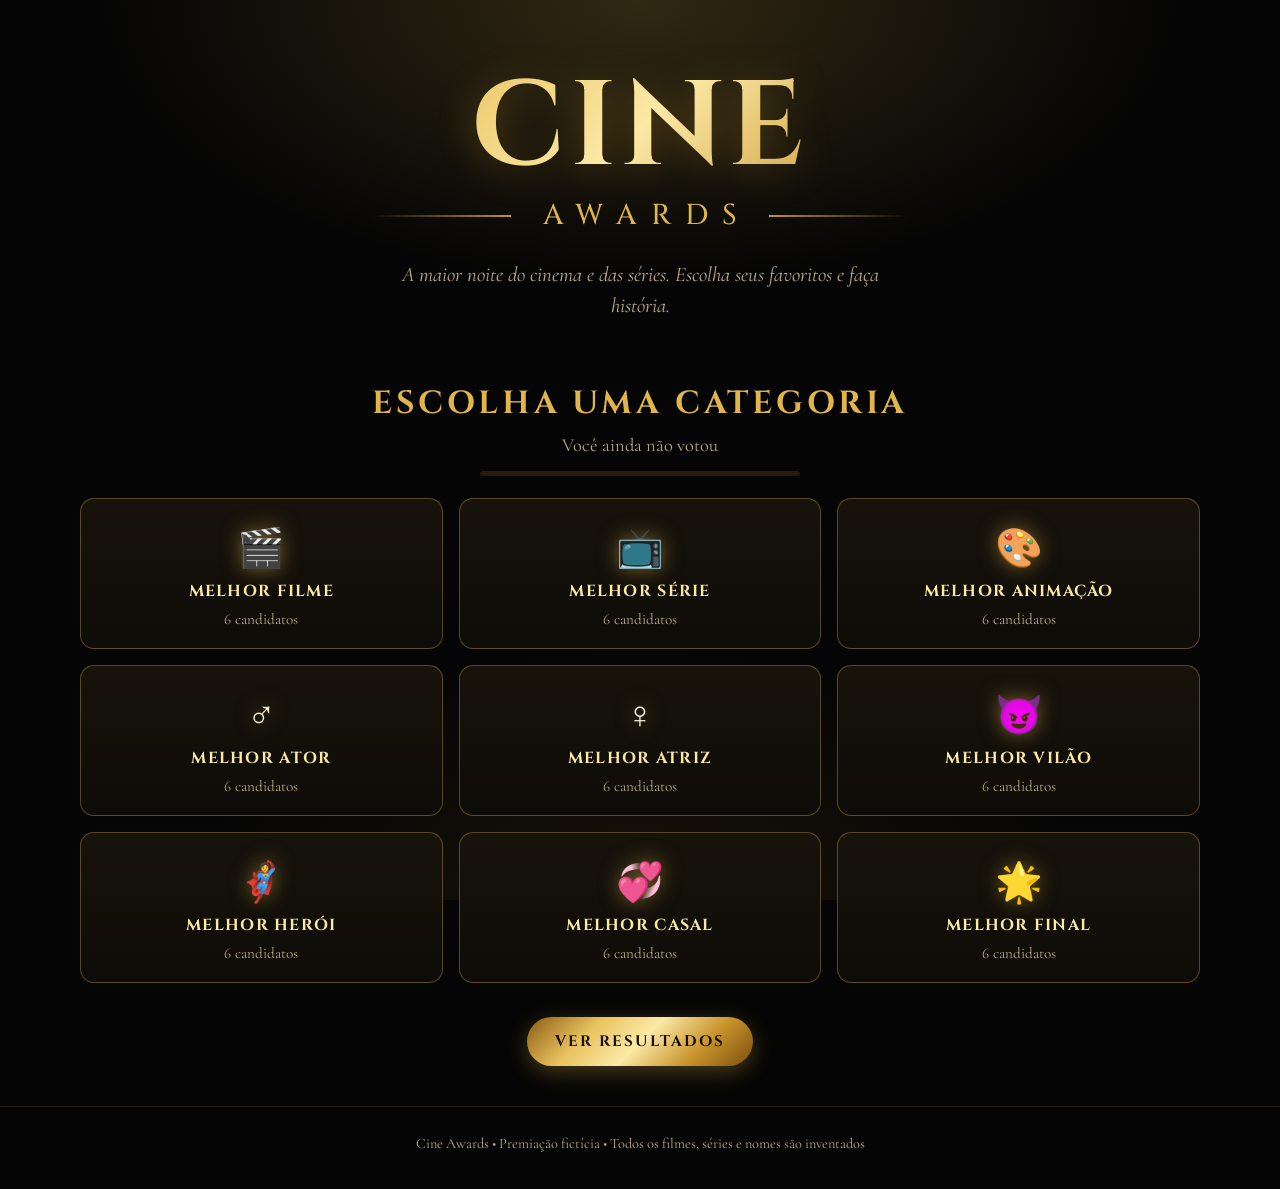
<file: CINE AWARDS/index.html>
<!DOCTYPE html>
<html lang="pt-BR">
<head>
  <meta charset="UTF-8">
  <meta name="viewport" content="width=device-width, initial-scale=1">
  <title>Cine Awards</title>
  <link rel="preconnect" href="https://fonts.googleapis.com">
  <link rel="preconnect" href="https://fonts.gstatic.com" crossorigin>
  <link href="https://fonts.googleapis.com/css2?family=Cinzel:wght@500;700;900&family=Cormorant+Garamond:wght@500;600;700&display=swap" rel="stylesheet">
  <link rel="stylesheet" href="style.css">
</head>
<body>

  <div class="fundo-brilho"></div>

  <!-- ====== TOPO ====== -->
  <header class="topo" id="topo" hidden>
    <a href="#" class="topo-logo" id="btnTopoHome">
      
      <span>CINE <small>AWARDS</small></span>
    </a>
    <nav class="topo-nav">
      <button class="btn-link" id="btnTopoCategorias">Categorias</button>
      <button class="btn-link" id="btnTopoResultados">Resultados</button>
    </nav>
  </header>

  <main>

    <!-- ====== TELA INICIAL ====== -->
    <section id="tela-home" class="tela ativa">
      <div class="hero">
        <h1 class="logo-titulo">CINE</h1>
        <div class="logo-sub">
          <span class="linha"></span>
          <span class="logo-awards">AWARDS</span>
          <span class="linha"></span>
        </div>
        <p class="hero-texto">A maior noite do cinema e das séries. Escolha seus favoritos e faça história.</p>
      </div>

      <div class="secao-titulo">
        <h2>Escolha uma categoria</h2>
        <p id="progressoTexto">Você ainda não votou</p>
        <div class="barra-progresso"><div id="barraProgresso"></div></div>
      </div>

      <div class="grade-categorias" id="gradeCategorias"></div>

      <div class="acoes-home">
        <button class="btn btn-ouro" id="btnVerResultados">Ver resultados</button>
      </div>
    </section>

    <!-- ====== TELA DE VOTAÇÃO ====== -->
    <section id="tela-categoria" class="tela">
      <button class="btn-voltar" id="btnVoltarHome">← Todas as categorias</button>
      <div class="cat-cabecalho">
        <div class="cat-icone" id="catIcone"></div>
        <p class="cat-etapa" id="catEtapa"></p>
        <h2 id="catNome"></h2>
        <p class="cat-aviso" id="catAviso"></p>
      </div>
      <div class="grade-candidatos" id="gradeCandidatos"></div>
      <div class="acoes-categoria" id="acoesCategoria"></div>
      <div class="mini-resultado" id="apuracaoParcial"></div>
    </section>

    <!-- ====== TELA DE RESULTADOS ====== -->
    <section id="tela-resultados" class="tela">
      <button class="btn-voltar" id="btnVoltarHome2">← Voltar ao início</button>
      <div class="cat-cabecalho">
        <h2>Resultado da votação</h2>
        <p class="cat-aviso" id="totalGeral"></p>
      </div>
      <div class="grade-resultados" id="gradeResultados"></div>
      <div class="acoes-resultados">
        <button class="btn btn-borda" id="btnNovoEleitor">👤 Próximo eleitor</button>
        <button class="btn btn-perigo" id="btnZerar">Zerar votação</button>
      </div>
      <p class="nota">“Próximo eleitor” libera uma nova pessoa para votar neste mesmo aparelho, sem apagar os votos já contados.</p>
    </section>

  </main>

  <footer class="rodape">Cine Awards • Premiação fictícia • Todos os filmes, séries e nomes são inventados</footer>

  <div class="toast" id="toast" role="status" aria-live="polite"></div>

  <script src="script.js"></script>
</body>
</html>
</file>
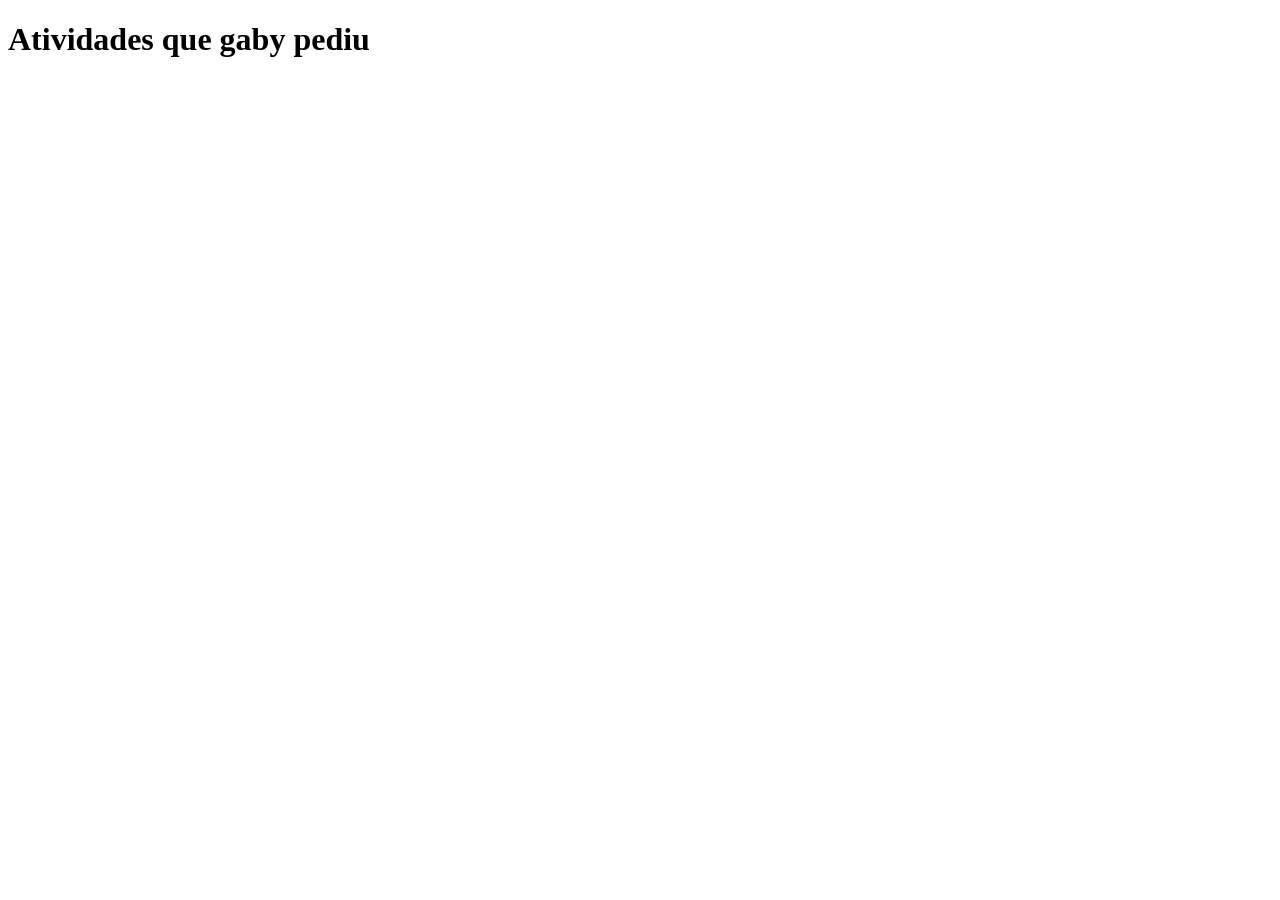
<file: Javascript-Atividade/Index.HTML>
<!DOCTYPE html>
<html lang="pt-BR">
<head>
    <meta charset="UTF-8">
    <meta name="viewport" content="width=device-width, initial-scale=1.0">
    <title>Atividades JavaScript</title>
</head>
<body>

    <div class="container">
        <h1>Atividades que gaby pediu</h1>
    </div>

    <script src="Scrip.JS"></script>
</body>
</html>
</file>
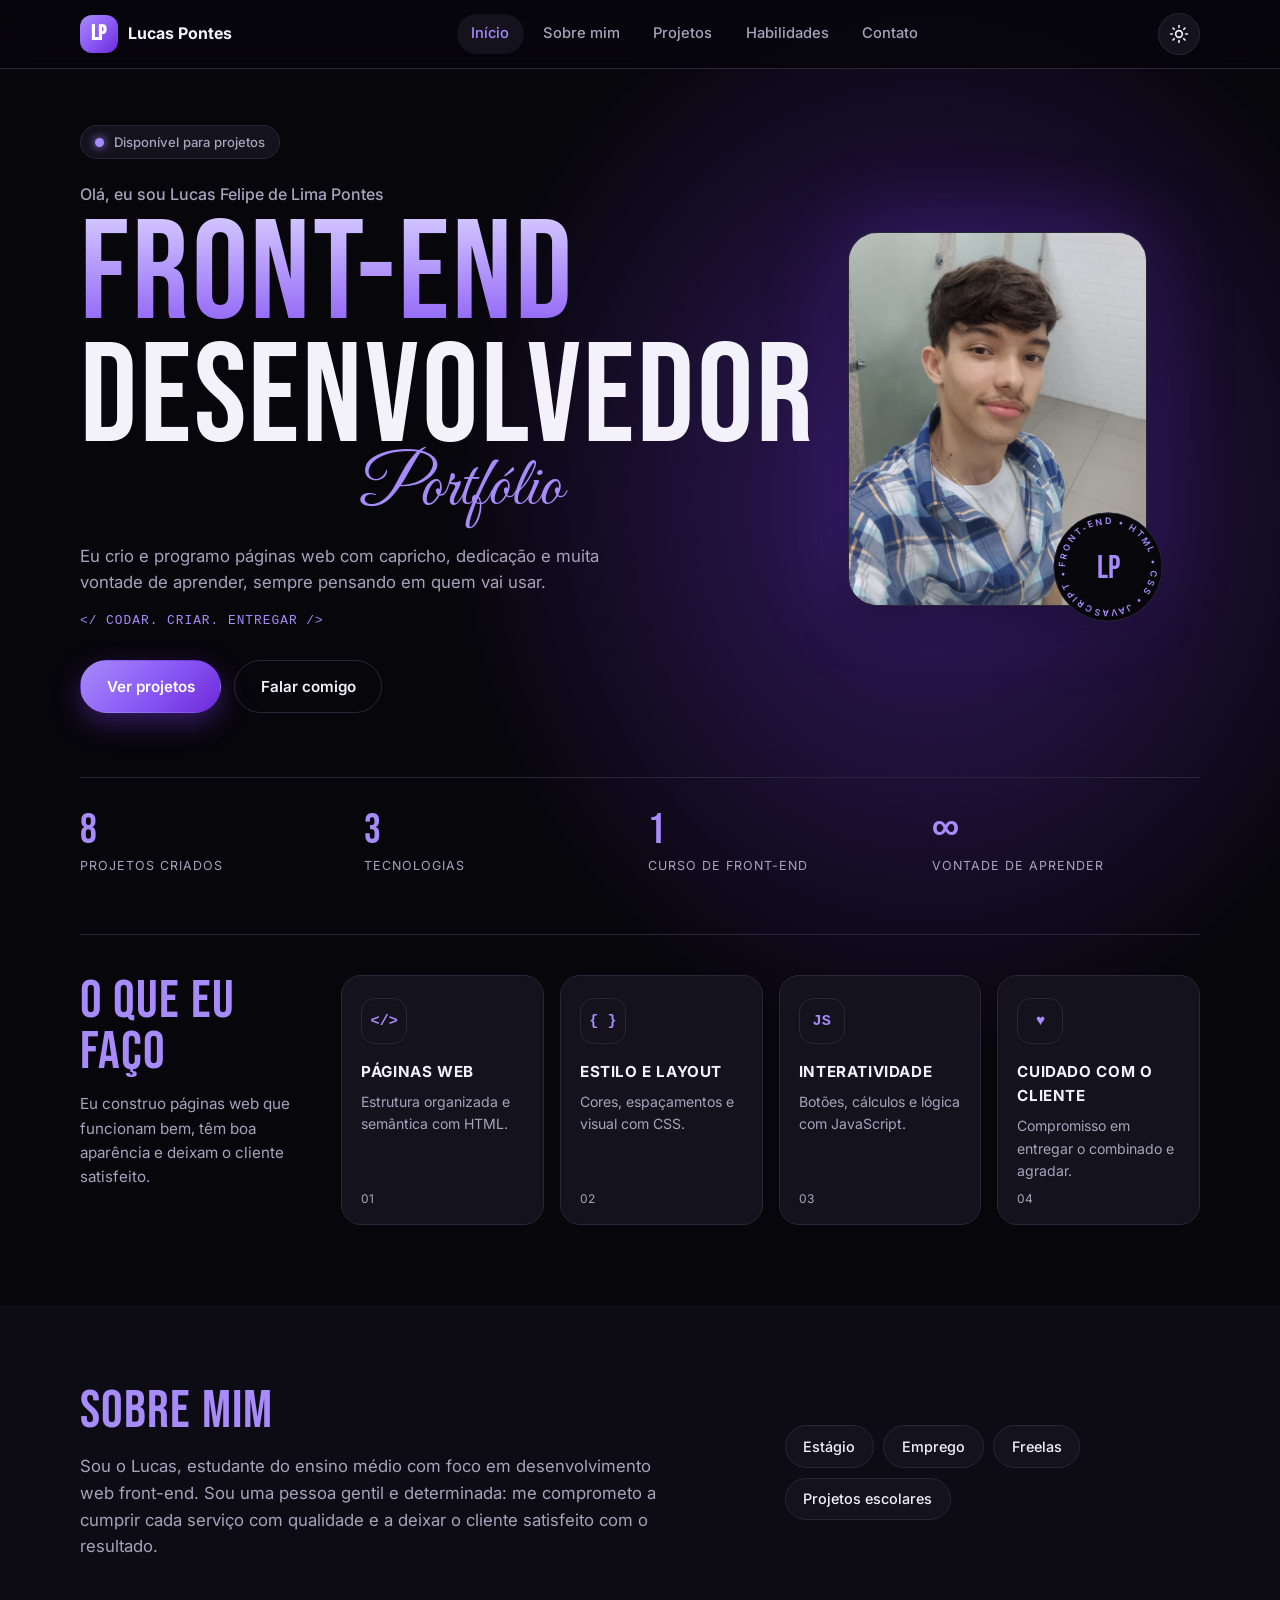
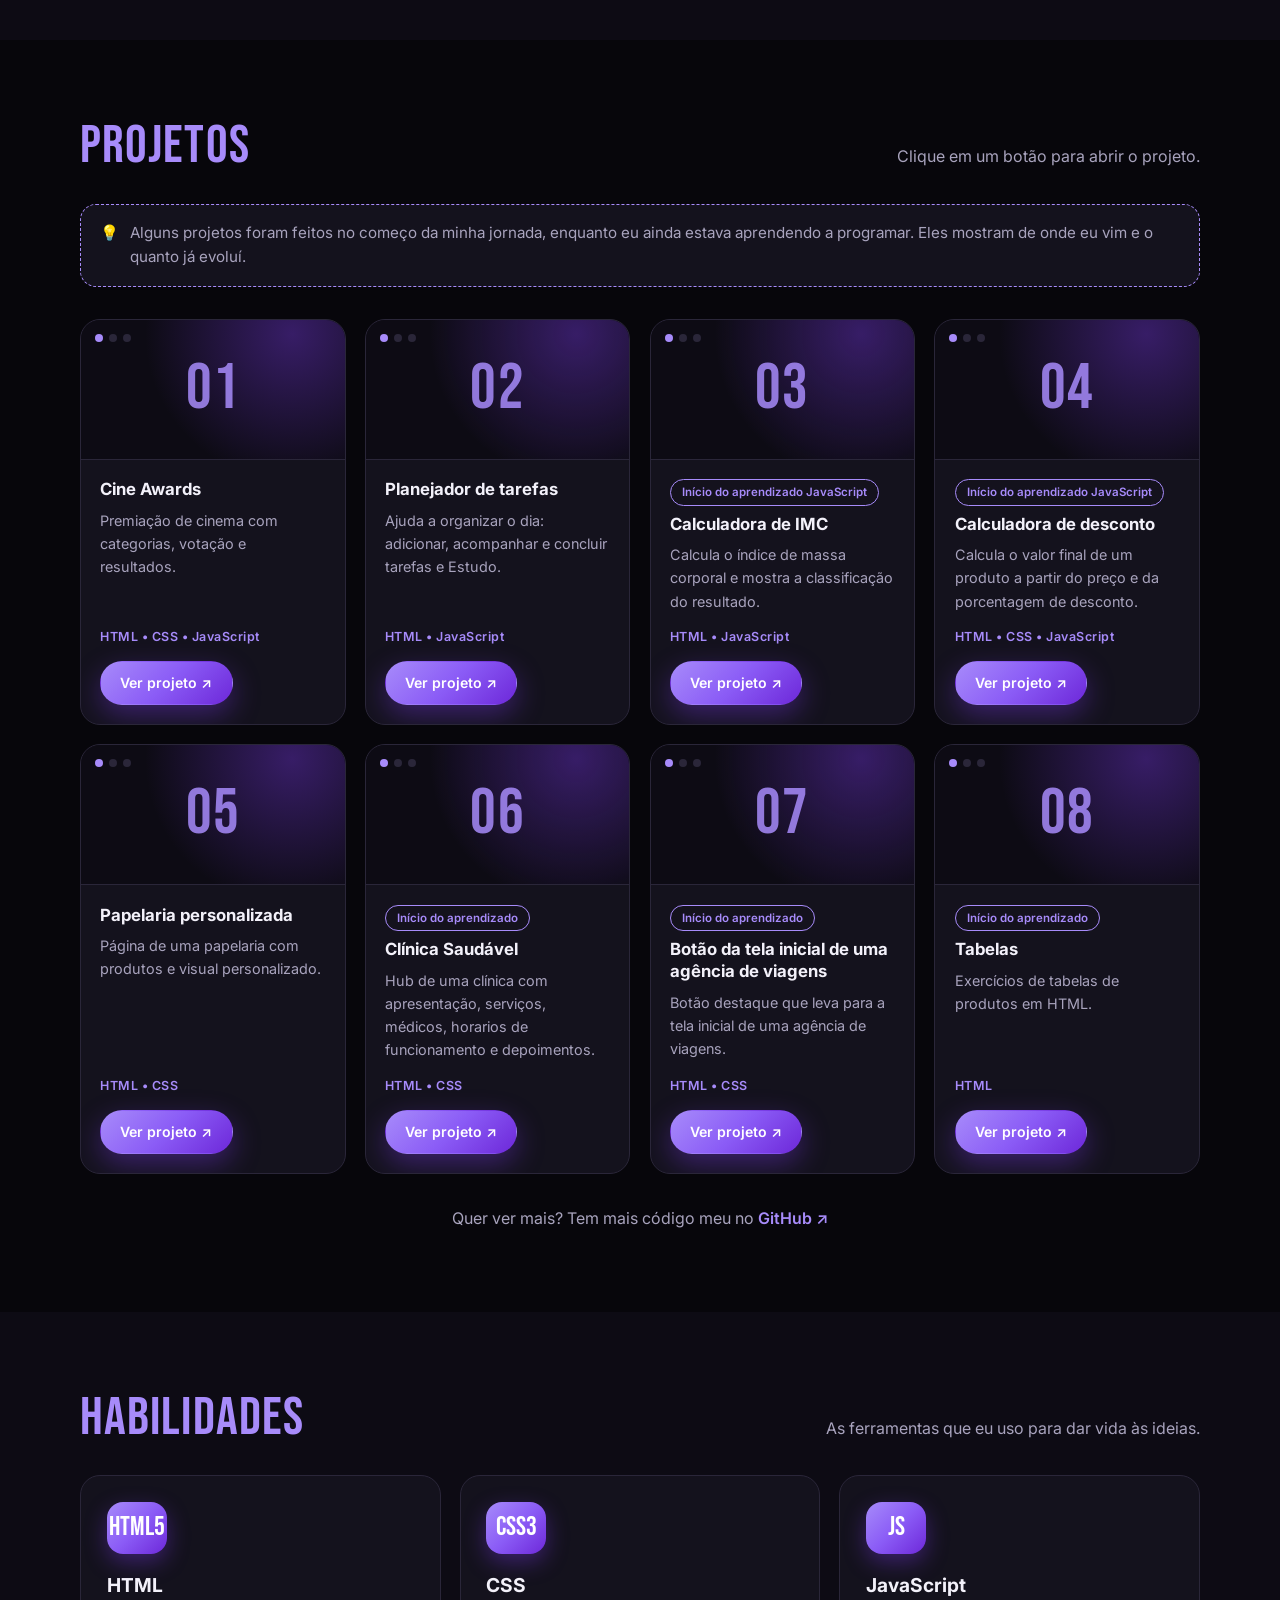
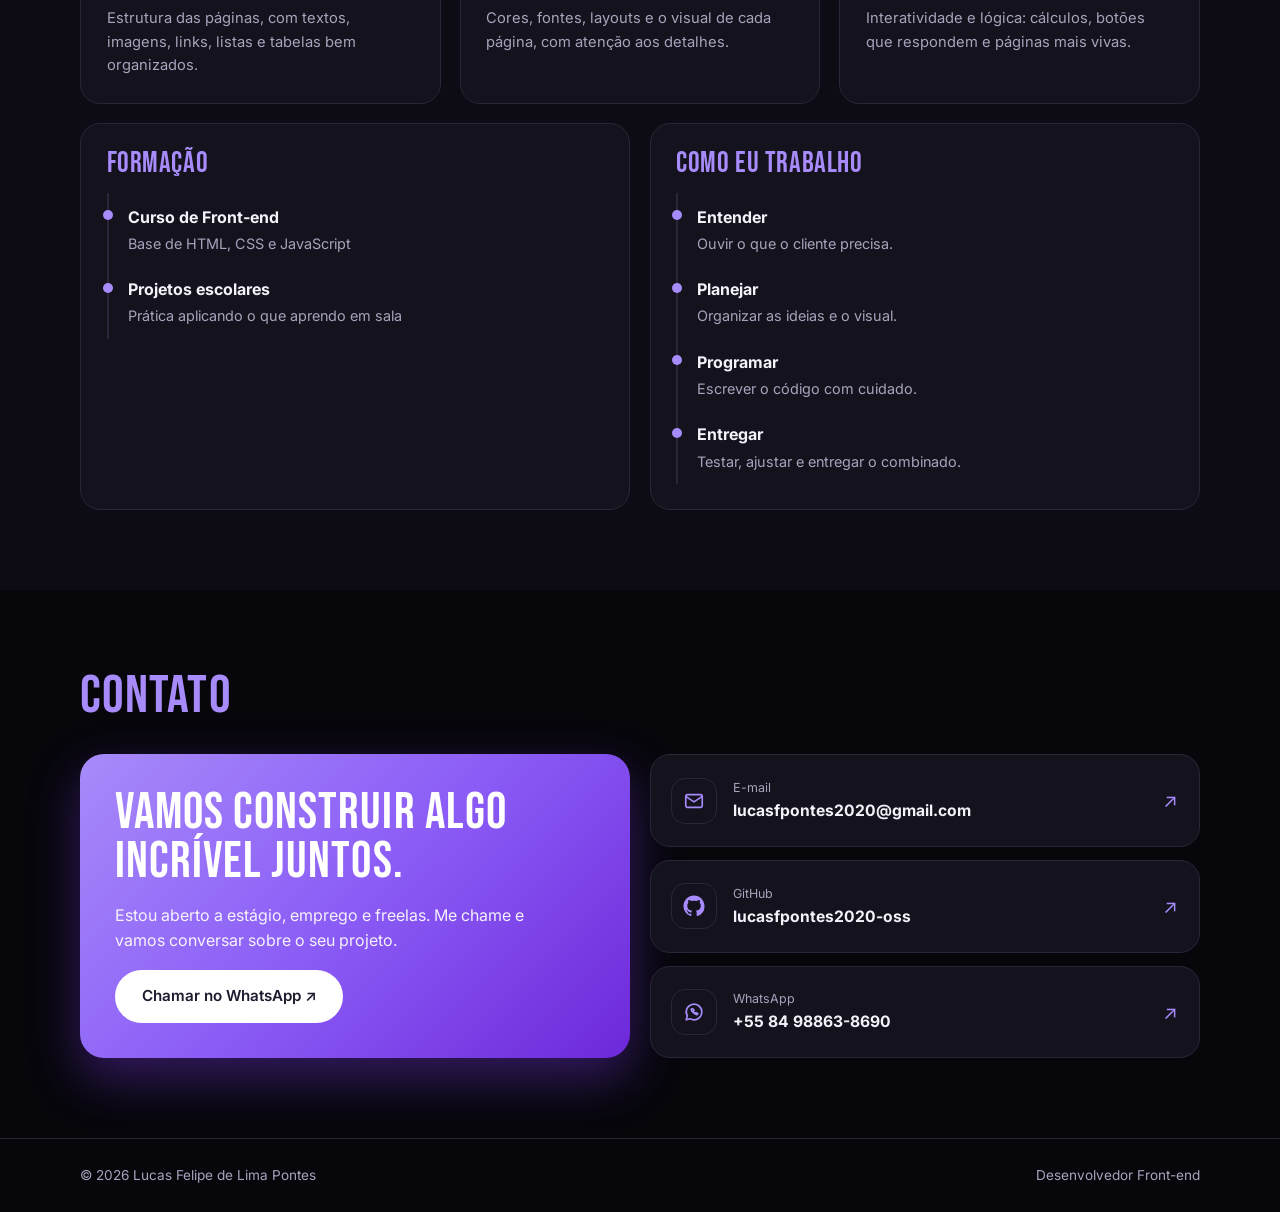
<file: Portfólio/index.html>
<!DOCTYPE html>
<html lang="pt-BR" data-theme="dark">
<head>
  <meta charset="UTF-8">
  <meta name="viewport" content="width=device-width, initial-scale=1.0">
  <title>Lucas Pontes | Desenvolvedor Front-end</title>
  <meta name="description" content="Portfólio de Lucas Felipe de Lima Pontes, desenvolvedor front-end em formação: projetos feitos com HTML, CSS e JavaScript.">
  <meta name="theme-color" content="#07060b">

  <link rel="preconnect" href="https://fonts.googleapis.com">
  <link rel="preconnect" href="https://fonts.gstatic.com" crossorigin>
  <link href="https://fonts.googleapis.com/css2?family=Bebas+Neue&family=Great+Vibes&family=Inter:wght@400;500;600;700&display=swap" rel="stylesheet">

  <link rel="stylesheet" href="style.css">
  <script src="script.js"></script>
</head>
<body>

  <!-- ===================== CABEÇALHO ===================== -->
  <header class="header">
    <div class="container header__inner">
      <a href="#inicio" class="logo" aria-label="Ir para o início">
        <span class="logo__mark">LP</span>
        <span class="logo__text">Lucas Pontes</span>
      </a>

      <nav class="nav" id="menu" aria-label="Menu principal">
        <a href="#inicio">Início</a>
        <a href="#sobre">Sobre mim</a>
        <a href="#projetos">Projetos</a>
        <a href="#habilidades">Habilidades</a>
        <a href="#contato">Contato</a>
      </nav>

      <div class="header__actions">
        <button class="icon-btn" id="themeToggle" type="button" aria-label="Alternar tema" title="Alternar tema">
          <!-- Sol (aparece no tema escuro) -->
          <svg class="icon-sun" viewBox="0 0 24 24" width="20" height="20" fill="none" stroke="currentColor" stroke-width="2" stroke-linecap="round" aria-hidden="true">
            <circle cx="12" cy="12" r="4"/>
            <path d="M12 2v2M12 20v2M4.9 4.9l1.4 1.4M17.7 17.7l1.4 1.4M2 12h2M20 12h2M4.9 19.1l1.4-1.4M17.7 6.3l1.4-1.4"/>
          </svg>
          <!-- Lua (aparece no tema claro) -->
          <svg class="icon-moon" viewBox="0 0 24 24" width="20" height="20" fill="none" stroke="currentColor" stroke-width="2" stroke-linecap="round" stroke-linejoin="round" aria-hidden="true">
            <path d="M21 12.8A9 9 0 1 1 11.2 3a7 7 0 0 0 9.8 9.8Z"/>
          </svg>
        </button>

        <button class="icon-btn menu-btn" id="menuToggle" type="button" aria-label="Abrir menu" aria-expanded="false" aria-controls="menu">
          <svg viewBox="0 0 24 24" width="22" height="22" fill="none" stroke="currentColor" stroke-width="2" stroke-linecap="round" aria-hidden="true">
            <path d="M4 7h16M4 12h16M4 17h16"/>
          </svg>
        </button>
      </div>
    </div>
  </header>

  <main>

    <!-- ===================== INÍCIO ===================== -->
    <section id="inicio" class="hero">
      <div class="container">
        <div class="hero__grid">

          <div class="hero__text">
            <p class="eyebrow"><span class="dot"></span> Disponível para projetos</p>
            <p class="hero__name">Olá, eu sou Lucas Felipe de Lima Pontes</p>

            <h1 class="display hero__title">
              <span class="t-accent">Front-end</span>
              <span class="t-main">Desenvolvedor</span>
              <span class="script">Portfólio</span>
            </h1>

            <p class="hero__lead">
              Eu crio e programo páginas web com capricho, dedicação e muita vontade de aprender, sempre pensando em quem vai usar.
            </p>
            <p class="code-line">&lt;/ codar. criar. entregar /&gt;</p>

            <div class="hero__buttons">
              <a href="#projetos" class="btn btn--primary">Ver projetos</a>
              <a href="#contato" class="btn btn--ghost">Falar comigo</a>
            </div>
          </div>

          <figure class="photo">
            <div class="photo__placeholder">
              <svg viewBox="0 0 24 24" width="44" height="44" fill="none" stroke="currentColor" stroke-width="1.6" stroke-linecap="round" stroke-linejoin="round" aria-hidden="true">
                <path d="M4 8a2 2 0 0 1 2-2h1.5l1.2-1.8A1 1 0 0 1 9.5 4h5a1 1 0 0 1 .8.4L16.5 6H18a2 2 0 0 1 2 2v9a2 2 0 0 1-2 2H6a2 2 0 0 1-2-2Z"/>
                <circle cx="12" cy="12.5" r="3.5"/>
              </svg>
              <span>foto aqui</span>
            </div>
            <img src="img/Eu Lucas.jpeg" alt="Foto de Lucas Felipe de Lima Pontes" onerror="this.style.display='none'">

            <svg class="badge" viewBox="0 0 120 120" aria-hidden="true">
              <defs>
                <path id="circulo" d="M60,60 m-46,0 a46,46 0 1,1 92,0 a46,46 0 1,1 -92,0"/>
              </defs>
              <circle cx="60" cy="60" r="58" class="badge__bg"/>
              <text class="badge__ring">
                <textPath href="#circulo" textLength="284">FRONT-END • HTML • CSS • JAVASCRIPT •</textPath>
              </text>
              <text x="60" y="72" text-anchor="middle" class="badge__lp">LP</text>
            </svg>
          </figure>
        </div>

        <ul class="stats">
          <li><strong>8</strong><span>Projetos criados</span></li>
          <li><strong>3</strong><span>Tecnologias</span></li>
          <li><strong>1</strong><span>Curso de front-end</span></li>
          <li><strong>∞</strong><span>Vontade de aprender</span></li>
        </ul>

        <!-- O QUE EU FAÇO -->
        <div class="whatido">
          <div class="whatido__intro">
            <h2 class="display section-title">O que eu faço</h2>
            <p>Eu construo páginas web que funcionam bem, têm boa aparência e deixam o cliente satisfeito.</p>
          </div>

          <ul class="whatido__cards">
            <li class="card">
              <span class="card__icon">&lt;/&gt;</span>
              <h3>Páginas web</h3>
              <p>Estrutura organizada e semântica com HTML.</p>
              <span class="card__num">01</span>
            </li>
            <li class="card">
              <span class="card__icon">{ }</span>
              <h3>Estilo e layout</h3>
              <p>Cores, espaçamentos e visual com CSS.</p>
              <span class="card__num">02</span>
            </li>
            <li class="card">
              <span class="card__icon">JS</span>
              <h3>Interatividade</h3>
              <p>Botões, cálculos e lógica com JavaScript.</p>
              <span class="card__num">03</span>
            </li>
            <li class="card">
              <span class="card__icon">♥</span>
              <h3>Cuidado com o cliente</h3>
              <p>Compromisso em entregar o combinado e agradar.</p>
              <span class="card__num">04</span>
            </li>
          </ul>
        </div>
      </div>
    </section>

    <!-- ===================== SOBRE MIM ===================== -->
    <section id="sobre" class="section section--soft">
      <div class="container about">
        <div>
          <h2 class="display section-title">Sobre mim</h2>
          <p class="about__text">
            Sou o Lucas, estudante do ensino médio com foco em desenvolvimento web front-end.
            Sou uma pessoa gentil e determinada: me comprometo a cumprir cada serviço com qualidade
            e a deixar o cliente satisfeito com o resultado.
          </p>
        </div>
        <ul class="chips" aria-label="Objetivos">
          <li class="chip">Estágio</li>
          <li class="chip">Emprego</li>
          <li class="chip">Freelas</li>
          <li class="chip">Projetos escolares</li>
        </ul>
      </div>
    </section>

    <!-- ===================== PROJETOS ===================== -->
    <section id="projetos" class="section">
      <div class="container">
        <div class="section-head">
          <h2 class="display section-title">Projetos</h2>
          <p>Clique em um botão para abrir o projeto.</p>
        </div>

        <p class="note">
          <span aria-hidden="true">💡</span>
          Alguns projetos foram feitos no começo da minha jornada, enquanto eu ainda estava aprendendo a programar.
          Eles mostram de onde eu vim e o quanto já evoluí.
        </p>

  
        <ul class="projects">

           <li class="project">
            <div class="project__thumb"><span class="display">01</span></div>
            <div class="project__body">
              <h3>Cine Awards</h3>
              <p>Premiação de cinema com categorias, votação e resultados.</p>
              <p class="project__tech">HTML • CSS • JavaScript</p>
              <a href="projetos/CINE AWARDS/index.html" class="btn btn--primary btn--small" target="_blank" rel="noopener">Ver projeto ↗</a>
            </div>
          </li>

          <li class="project">
            <div class="project__thumb"><span class="display">02</span></div>
            <div class="project__body">
              <h3>Planejador de tarefas</h3>
              <p>Ajuda a organizar o dia: adicionar, acompanhar e concluir tarefas e Estudo.</p>
              <p class="project__tech">HTML • JavaScript</p>
              <a href="Projetos/Planejador de Tarefas/index.html" class="btn btn--primary btn--small" target="_blank" rel="noopener">Ver projeto ↗</a>
            </div>
          </li>

          <li class="project">
            <div class="project__thumb"><span class="display">03</span></div>
            <div class="project__body">
              <span class="tag tag--learning">Início do aprendizado JavaScript</span>
              <h3>Calculadora de IMC</h3>
              <p>Calcula o índice de massa corporal e mostra a classificação do resultado.</p>
              <p class="project__tech">HTML • JavaScript</p>
              <a href="Projetos/Calculadora de IMC/index.html" class="btn btn--primary btn--small" target="_blank" rel="noopener">Ver projeto ↗</a>
            </div>
          </li>

          <li class="project">
            <div class="project__thumb"><span class="display">04</span></div>
            <div class="project__body">
              <span class="tag tag--learning">Início do aprendizado JavaScript</span>
              <h3>Calculadora de desconto</h3>
              <p>Calcula o valor final de um produto a partir do preço e da porcentagem de desconto.</p>
              <p class="project__tech">HTML • CSS • JavaScript</p>
              <a href="Projetos/Calculadora de desconto/index.html" class="btn btn--primary btn--small" target="_blank" rel="noopener">Ver projeto ↗</a>
            </div>
          </li>
          
          <li class="project">
            <div class="project__thumb"><span class="display">05</span></div>
            <div class="project__body">
              <h3>Papelaria personalizada</h3>
              <p>Página de uma papelaria com produtos e visual personalizado.</p>
              <p class="project__tech">HTML • CSS</p>
              <a href="Projetos/Papelaria personalizada/Index.HTML" class="btn btn--primary btn--small" target="_blank" rel="noopener">Ver projeto ↗</a>
            </div>
          </li>

          <li class="project">
            <div class="project__thumb"><span class="display">06</span></div>
            <div class="project__body">
              <span class="tag tag--learning">Início do aprendizado</span>
              <h3>Clínica Saudável</h3>
              <p>Hub de uma clínica com apresentação, serviços, médicos, horarios de funcionamento e depoimentos.</p>
              <p class="project__tech">HTML • CSS</p>
              <a href="Projetos/Atividade-clinica-Saldavel/Index.html" class="btn btn--primary btn--small" target="_blank" rel="noopener">Ver projeto ↗</a>
            </div>
          </li>

          <li class="project">
            <div class="project__thumb"><span class="display">07</span></div>
            <div class="project__body">
              <span class="tag tag--learning">Início do aprendizado</span>
              <h3>Botão da tela inicial de uma agência de viagens</h3>
              <p>Botão destaque que leva para a tela inicial de uma agência de viagens.</p>
              <p class="project__tech">HTML • CSS</p>
              <a href="Projetos/Luar Viagens/Estilo.HTML" class="btn btn--primary btn--small" target="_blank" rel="noopener">Ver projeto ↗</a>
            </div>
          </li>


          <li class="project">
            <div class="project__thumb"><span class="display">08</span></div>
            <div class="project__body">
              <span class="tag tag--learning">Início do aprendizado</span>
              <h3>Tabelas</h3>
              <p>Exercícios de tabelas de produtos em HTML.</p>
              <p class="project__tech">HTML </p>
              <a href="Projetos/Tabela/tabela.html" class="btn btn--primary btn--small" target="_blank" rel="noopener">Ver projeto ↗</a>
            </div>
          </li>

        </ul>

        <p class="more">
          Quer ver mais? Tem mais código meu no
          <a href="https://github.com/lucasfpontes2020-oss" target="_blank" rel="noopener">GitHub ↗</a>
        </p>
      </div>
    </section>

    <!-- ===================== HABILIDADES ===================== -->
    <section id="habilidades" class="section section--soft">
      <div class="container">
        <div class="section-head">
          <h2 class="display section-title">Habilidades</h2>
          <p>As ferramentas que eu uso para dar vida às ideias.</p>
        </div>

        <ul class="skills">
          <li class="skill">
            <span class="skill__icon">HTML5</span>
            <h3>HTML</h3>
            <p>Estrutura das páginas, com textos, imagens, links, listas e tabelas bem organizados.</p>
          </li>
          <li class="skill">
            <span class="skill__icon">CSS3</span>
            <h3>CSS</h3>
            <p>Cores, fontes, layouts e o visual de cada página, com atenção aos detalhes.</p>
          </li>
          <li class="skill">
            <span class="skill__icon">JS</span>
            <h3>JavaScript</h3>
            <p>Interatividade e lógica: cálculos, botões que respondem e páginas mais vivas.</p>
          </li>
        </ul>

        <div class="split">
          <div class="panel">
            <h3 class="display panel__title">Formação</h3>
            <ul class="timeline">
              <li>
                <strong>Curso de Front-end</strong>
                <span>Base de HTML, CSS e JavaScript</span>
              </li>
              <li>
                <strong>Projetos escolares</strong>
                <span>Prática aplicando o que aprendo em sala</span>
              </li>
            </ul>
          </div>

          <div class="panel">
            <h3 class="display panel__title">Como eu trabalho</h3>
            <ol class="steps">
              <li><strong>Entender</strong><span>Ouvir o que o cliente precisa.</span></li>
              <li><strong>Planejar</strong><span>Organizar as ideias e o visual.</span></li>
              <li><strong>Programar</strong><span>Escrever o código com cuidado.</span></li>
              <li><strong>Entregar</strong><span>Testar, ajustar e entregar o combinado.</span></li>
            </ol>
          </div>
        </div>
      </div>
    </section>

    <!-- ===================== CONTATO ===================== -->
    <section id="contato" class="section">
      <div class="container">
        <div class="section-head">
          <h2 class="display section-title">Contato</h2>
        </div>

        <div class="contact">
          <div class="cta">
            <h3 class="display">Vamos construir algo incrível juntos.</h3>
            <p>Estou aberto a estágio, emprego e freelas. Me chame e vamos conversar sobre o seu projeto.</p>
            <a href="https://wa.me/5584988638690" class="btn btn--light" target="_blank" rel="noopener">Chamar no WhatsApp ↗</a>
          </div>

          <ul class="contact__list">
            <li>
              <a href="mailto:lucasfpontes2020@gmail.com" class="contact__item">
                <span class="contact__icon">
                  <svg viewBox="0 0 24 24" width="22" height="22" fill="none" stroke="currentColor" stroke-width="1.8" stroke-linecap="round" stroke-linejoin="round" aria-hidden="true"><rect x="3" y="5" width="18" height="14" rx="2"/><path d="m3 7 9 6 9-6"/></svg>
                </span>
                <span class="contact__info">
                  <small>E-mail</small>
                  <strong>lucasfpontes2020@gmail.com</strong>
                </span>
                <span class="contact__arrow" aria-hidden="true">↗</span>
              </a>
            </li>
            <li>
              <a href="https://github.com/lucasfpontes2020-oss" class="contact__item" target="_blank" rel="noopener">
                <span class="contact__icon">
                  <svg viewBox="0 0 24 24" width="22" height="22" fill="currentColor" aria-hidden="true"><path d="M12 .5C5.73.5.5 5.73.5 12c0 5.08 3.29 9.39 7.86 10.91.58.1.79-.25.79-.56v-2c-3.2.7-3.87-1.37-3.87-1.37-.52-1.33-1.28-1.69-1.28-1.69-1.04-.71.08-.7.08-.7 1.15.08 1.76 1.18 1.76 1.18 1.03 1.76 2.69 1.25 3.35.96.1-.74.4-1.25.73-1.54-2.55-.29-5.24-1.28-5.24-5.69 0-1.26.45-2.29 1.18-3.1-.12-.29-.51-1.46.11-3.05 0 0 .97-.31 3.17 1.18a11 11 0 0 1 5.77 0c2.2-1.49 3.17-1.18 3.17-1.18.62 1.59.23 2.76.11 3.05.74.81 1.18 1.84 1.18 3.1 0 4.42-2.69 5.39-5.25 5.67.41.36.78 1.06.78 2.14v3.17c0 .31.21.67.8.56A11.5 11.5 0 0 0 23.5 12C23.5 5.73 18.27.5 12 .5Z"/></svg>
                </span>
                <span class="contact__info">
                  <small>GitHub</small>
                  <strong>lucasfpontes2020-oss</strong>
                </span>
                <span class="contact__arrow" aria-hidden="true">↗</span>
              </a>
            </li>
            <li>
              <a href="https://wa.me/5584988638690" class="contact__item" target="_blank" rel="noopener">
                <span class="contact__icon">
                  <svg viewBox="0 0 24 24" width="22" height="22" fill="none" stroke="currentColor" stroke-width="1.8" stroke-linecap="round" stroke-linejoin="round" aria-hidden="true"><path d="M20.5 12a8.5 8.5 0 0 1-12.6 7.4L3.5 20.5l1.2-4.2A8.5 8.5 0 1 1 20.5 12Z"/><path d="M9 8.8c.3 2.4 2.7 4.8 6.2 6.2l1-1.2-1.9-1.1-.8.7a5 5 0 0 1-2.2-2.2l.7-.8L10.9 8.5Z"/></svg>
                </span>
                <span class="contact__info">
                  <small>WhatsApp</small>
                  <strong>+55 84 98863-8690</strong>
                </span>
                <span class="contact__arrow" aria-hidden="true">↗</span>
              </a>
            </li>
          </ul>
        </div>
      </div>
    </section>

  </main>

  <!-- ===================== RODAPÉ ===================== -->
  <footer class="footer">
    <div class="container footer__inner">
      <p>© <span id="ano">2026</span> Lucas Felipe de Lima Pontes</p>
      <p>Desenvolvedor Front-end</p>
    </div>
  </footer>


  <div class="toast" id="toast" role="status" aria-live="polite"></div>

</body>
</html>
</file>
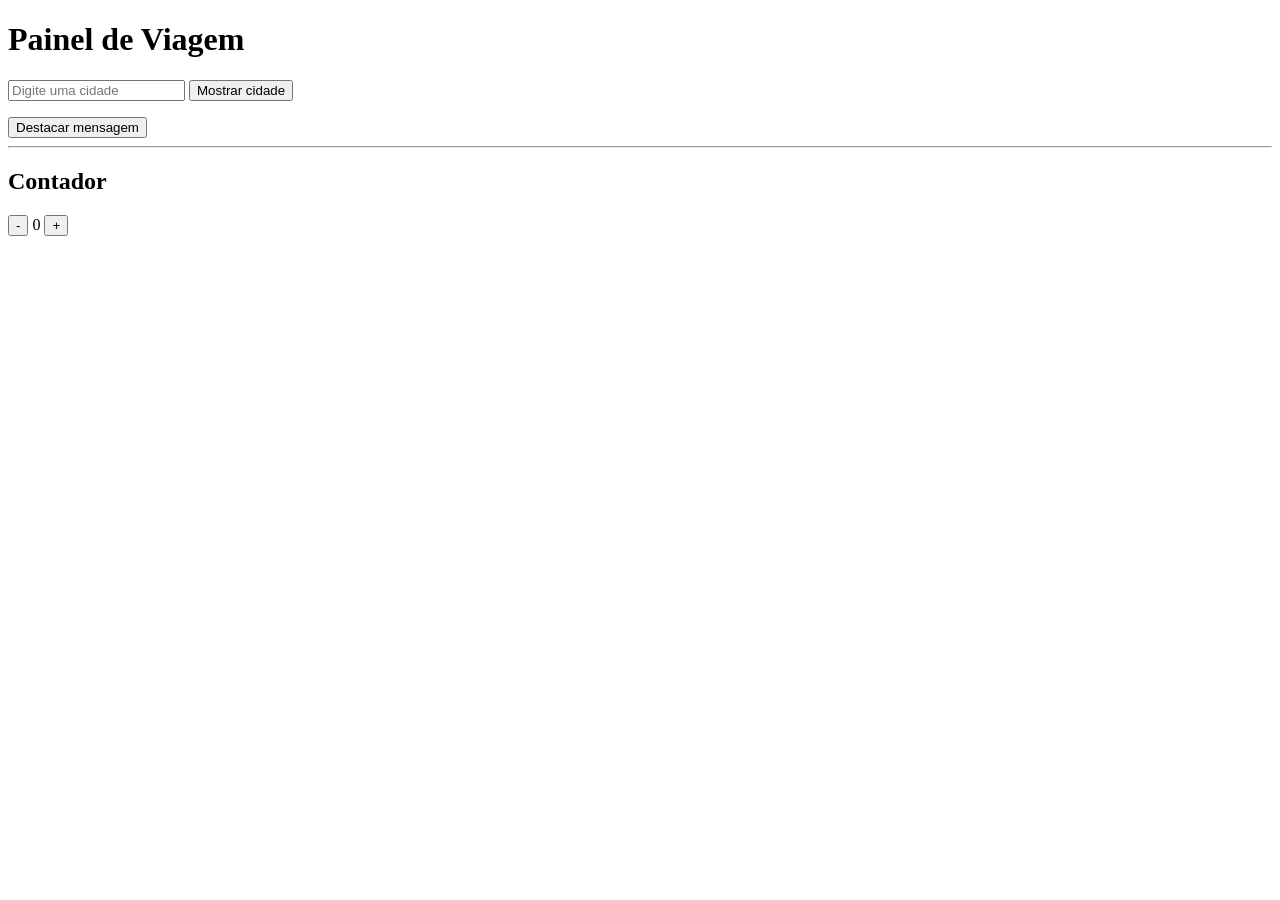
<file: UC - 15 ativi. 18.09/index.html>
<!DOCTYPE html>
<html lang="pt-BR">
<head>
    <meta charset="UTF-8">
    <title>Painel de Viagem</title>
</head>

<body>

    <h1 id="titulo">Painel de Viagem</h1>

    <input id="cidade" type="text" placeholder="Digite uma cidade">

    <button id="botaoCidade">Mostrar cidade</button>

    <p id="mensagem"></p>

    <button id="botaoEstilo">Destacar mensagem</button>

    <hr>

    <h2>Contador</h2>

    <button id="botaoMenos">-</button>

    <span id="contador">0</span>

    <button id="botaoMais">+</button>

    <script src="script.js"></script>

</body>
</html>
</file>
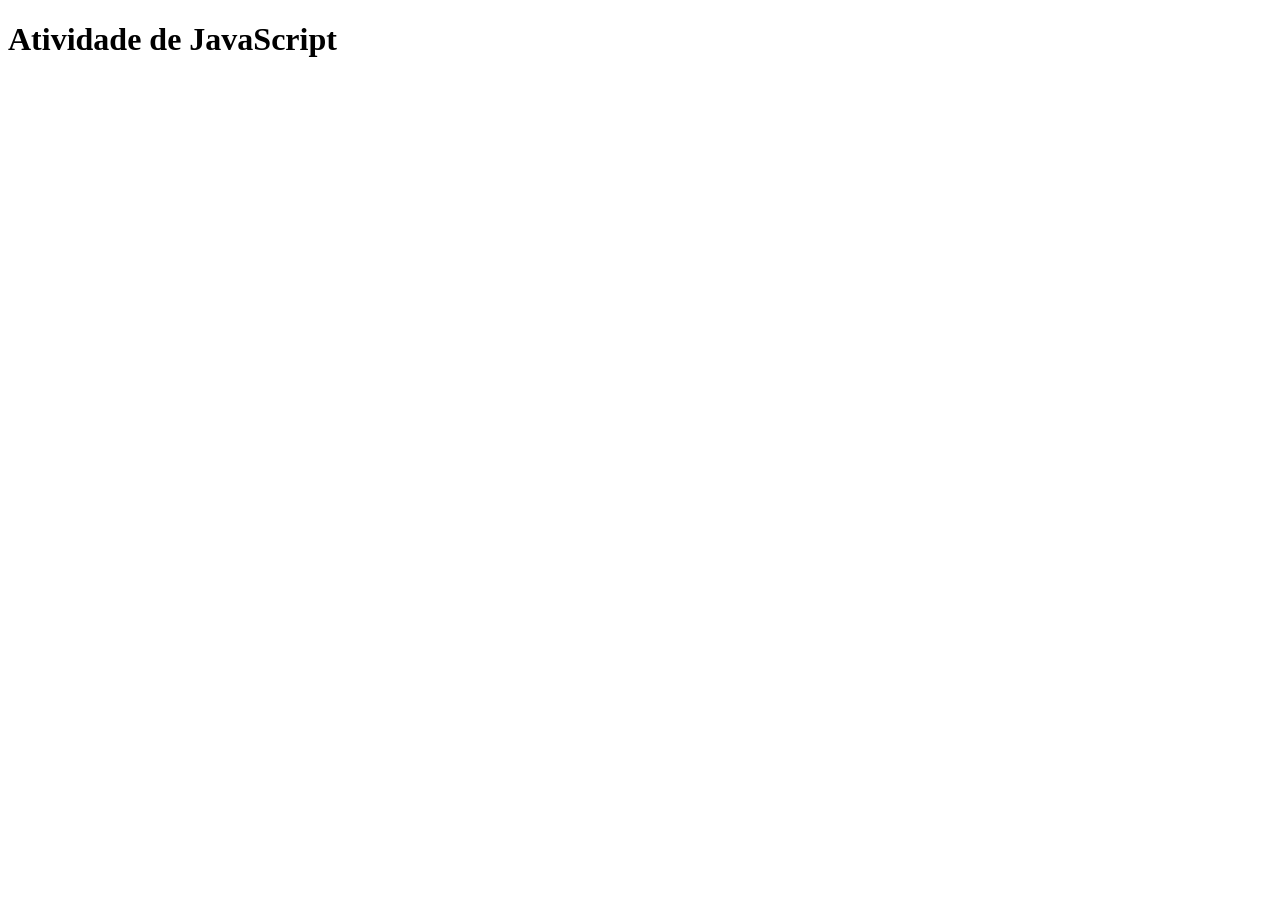
<file: UC-15 28,08,2026/Index.html>
<!DOCTYPE html>
<html lang="pt-BR">
<head>
    <meta charset="UTF-8">
    <meta name="viewport" content="width=device-width, initial-scale=1.0">
    <title>Atividade JavaScript</title>
</head>
<body>

    <h1>Atividade de JavaScript</h1>

    <script src="Script.js"></script>
</body>
</html>
</file>
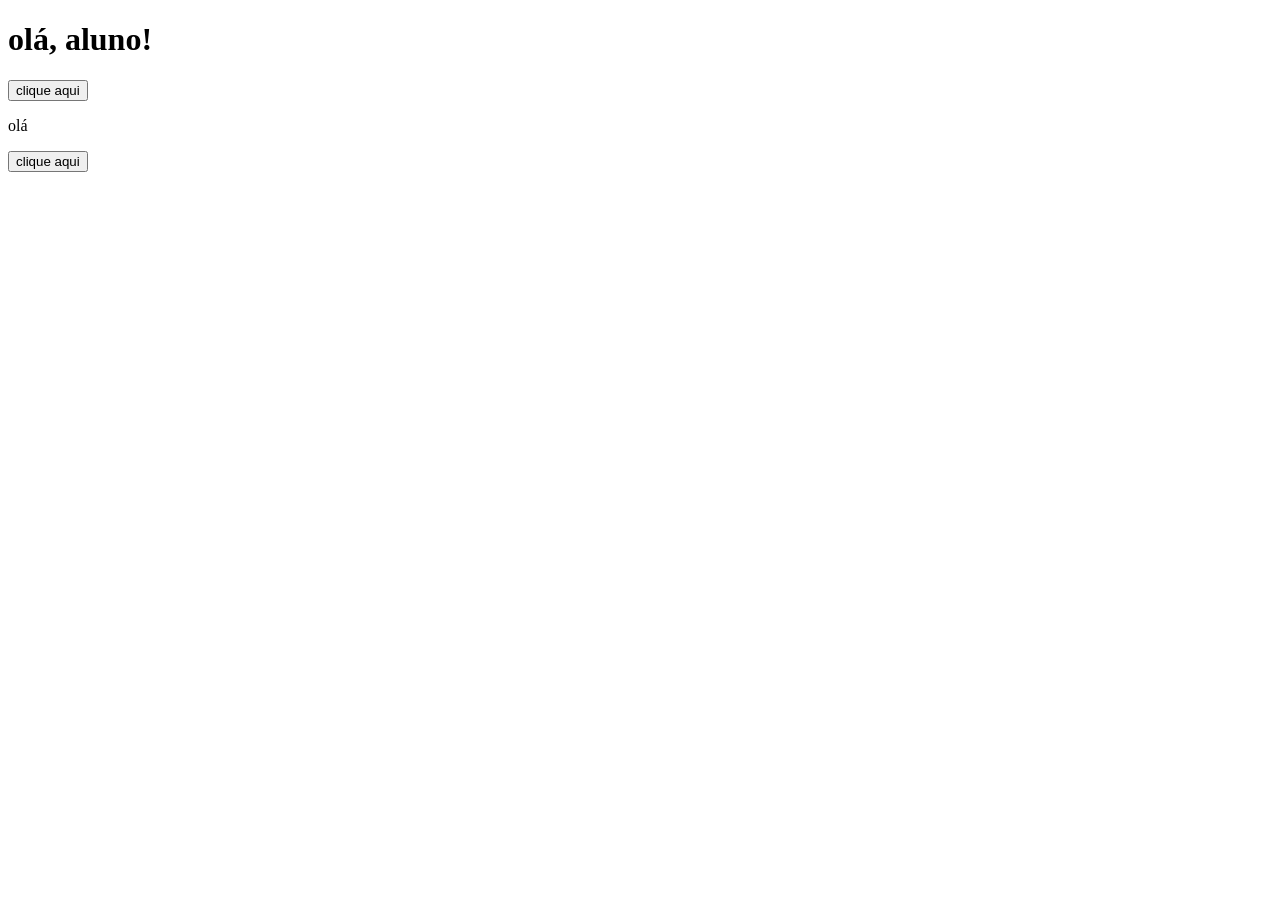
<file: UC-15 DOM 17.06/Index.html>
<!DOCTYPE html>
<html lang="pt-br">
<head>
    <meta charset="UTF-8">
    <meta name="viewport" content="width=device-width, initial-scale=1.0">
    <title>atividade gabyzinha</title>
</head>

<body>
    <h1 id="titulo">olá, aluno!</h1>

    <button onclick="mudartexto()">clique aqui</button>
   
    <p id="mensagem">olá</p>
    
    <button onclick="mudarcor()">clique aqui</button>
    



    <script src="programação.js"></script>
</body> 

</html>
</file>
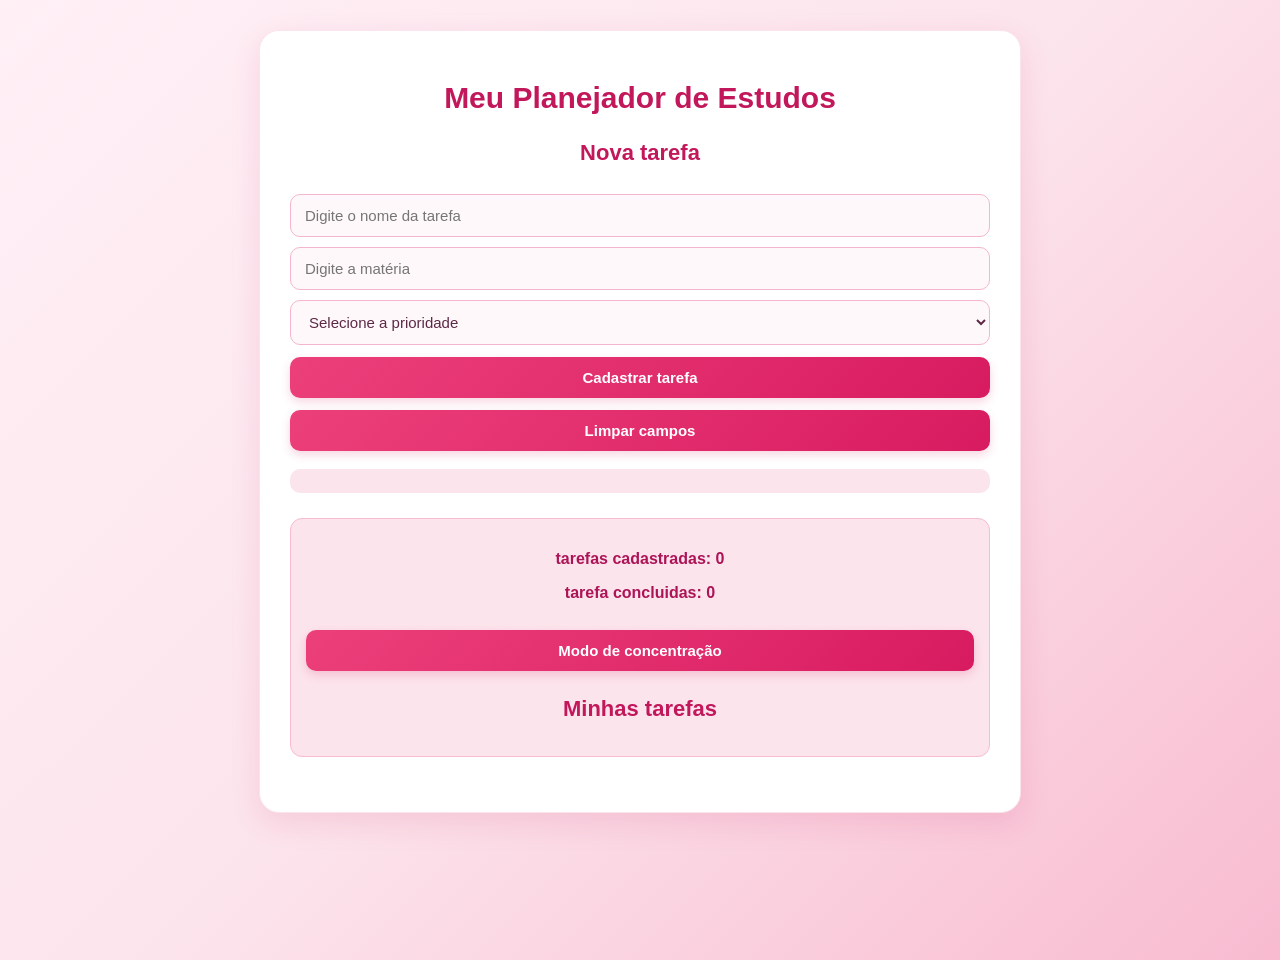
<file: UC-15 planejador de tarefas/index.HTML>
<!DOCTYPE html>
<html lang="PT-BR">

<head>
    <meta charset="UTF-8">
    <meta name="viewport" content="width=device-width, initial-scale=1.0">
    <title>Meu Planejador de Estudos</title>
    <link rel="stylesheet" href="estilo.css">
</head>

<body>
    <div class="container">

        <h1 id="título"> Meu Planejador de Estudos</h1>

        <h2>Nova tarefa</h2>

        <input type="text" id="tarefa" placeholder="Digite o nome da tarefa">

        <input type="text" id="matéria" placeholder="Digite a matéria">

        <select id="prioridade">
            <option value="">Selecione a prioridade</option>
            <option value="Baixa">Baixa</option>
            <option value="Média">Média</option>
            <option value="Alta">Alta</option>
        </select>

        <button onclick="adicionarTarefa()">
            Cadastrar tarefa
        </button>

        <button onclick="limparCampos()">
            Limpar campos
        </button>

        <p id="mensagem"></p>

        <div class="contadores">

            <p id="contador">tarefas cadastradas: 0</p>
            <p id="contador-concluida-s">tarefa concluidas: 0</p>

            <button onclick="alternarModo()">
                Modo de concentração
            </button>

            <h2>Minhas tarefas</h2>

        </div id="listaTarefas">

    </div>

    <script src="script.js"></script>

</body>

</html>
</file>
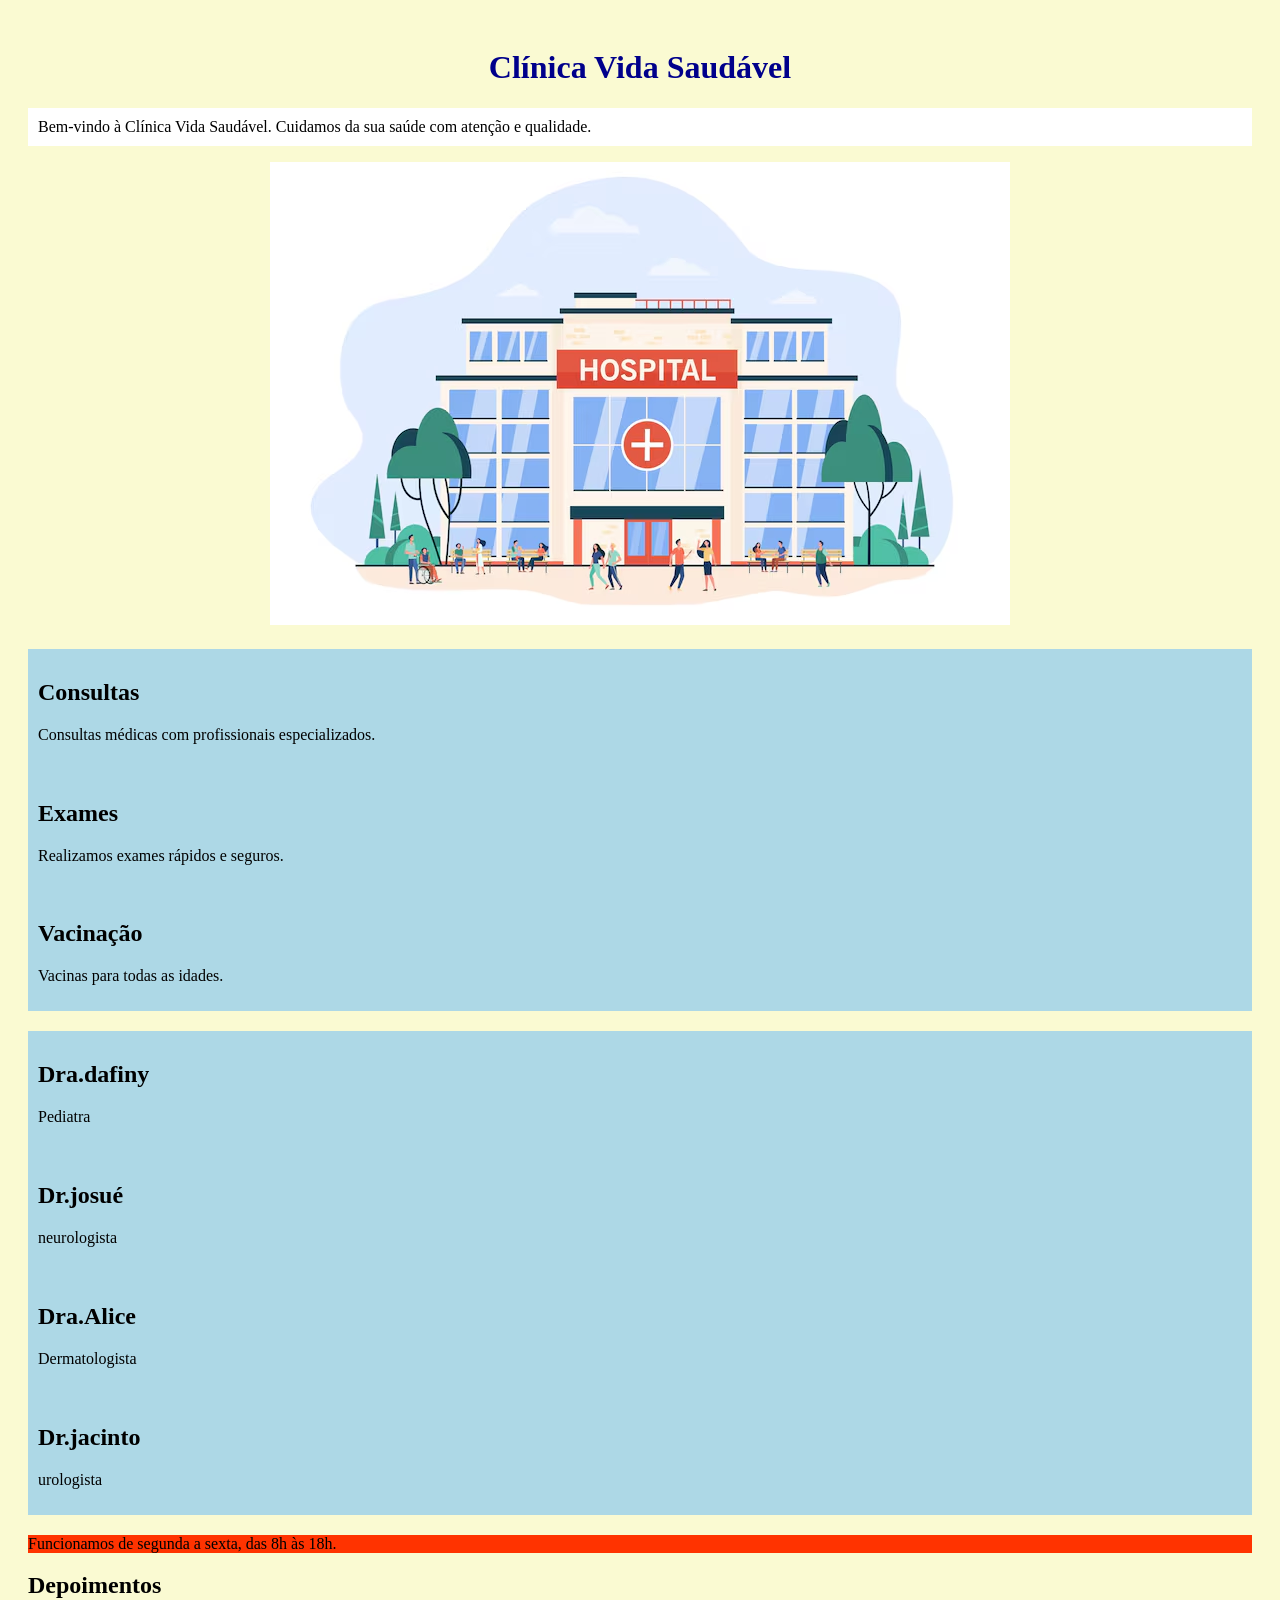
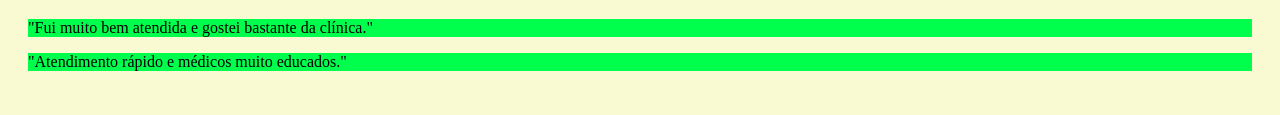
<file: Portfólio/Projetos/Atividade-clinica-Saldavel/Index.html>
<!DOCTYPE html>
<html lang="pt-br">
<head>
    <meta charset="UTF-8">
    <meta name="viewport" content="width=device-width, initial-scale=1.0">
    <link rel="stylesheet" href="Index.css">
    <link rel="shortcut icon" href="favicon.ico" type="image/x-icon">
    <title>Atividade clínica</title>
</head>
<body>
    <h1 id="titulo-clinica">Clínica Vida Saudável</h1>

    <p class="bemvindo">
        Bem-vindo à Clínica Vida Saudável. Cuidamos da sua saúde com atenção e qualidade.
    </p>
 <div class="img">
    <img src="Hospital.avif" alt="" >
</div>
    <div id="servicos">

        <div class="servico">
            <h2>Consultas</h2>
            <p>Consultas médicas com profissionais especializados.</p>
        </div>

        <div class="servico">
            <h2>Exames</h2>
            <p>Realizamos exames rápidos e seguros.</p>
        </div>

        <div class="servico">
            <h2>Vacinação</h2>
            <p>Vacinas para todas as idades.</p>
        </div>

    </div>

    <div id="medicos">

        <div class="medico">
            <h2>Dra.dafiny</h2>
            <p>Pediatra</p>
        </div>

        <div class="medico">
            <h2>Dr.josué</h2>
            <p>neurologista</p>
        </div>

        <div class="medico">
            <h2>Dra.Alice</h2>
            <p>Dermatologista</p>
        </div>
        <div class="medico">
            <h2>Dr.jacinto</h2>
            <p>urologista</p>

        </div>

    </div>

    <div id="aviso">
        <p>
            Funcionamos de segunda a sexta, das 8h às 18h.
        </p>
    </div>

    <h2>Depoimentos</h2>

    <p class="depoimento">
        "Fui muito bem atendida e gostei bastante da clínica."
    </p>

    <p class="depoimento">
        "Atendimento rápido e médicos muito educados."
    </p>
</body>
</html>
</file>
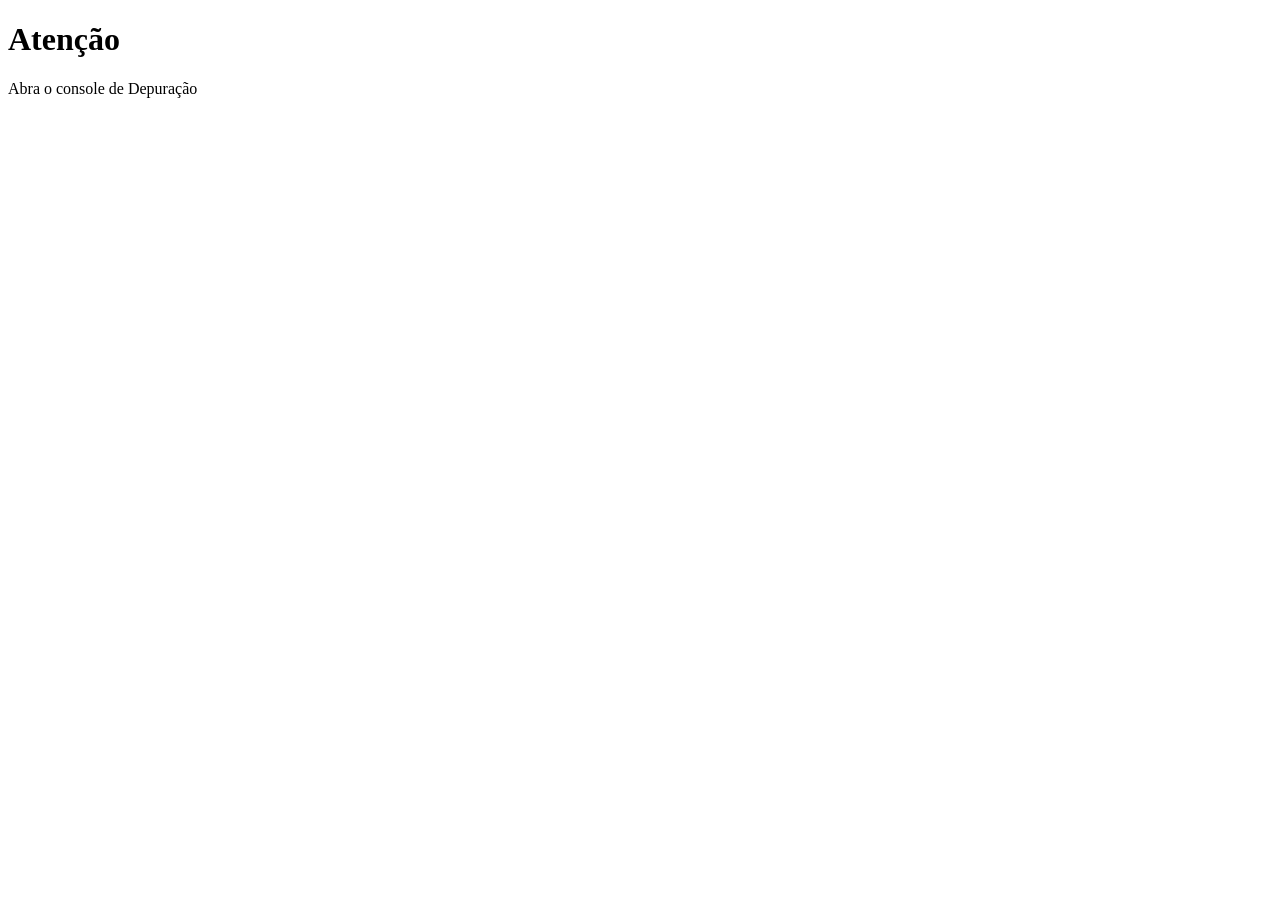
<file: Portfólio/Projetos/Calculadora de desconto/index.html>
<!DOCTYPE html>
<html lang="pt-br">
<head>
    <meta charset="UTF-8">
    <meta name="viewport" content="width=device-width, initial-scale=1.0">
    <title>Calculadora de desconto</title>
</head>
<body>
    <h1>Atenção</h1>
    <p>Abra o console de Depuração</p>
    <script src="script.js"></script>
</body>
</html>
</file>
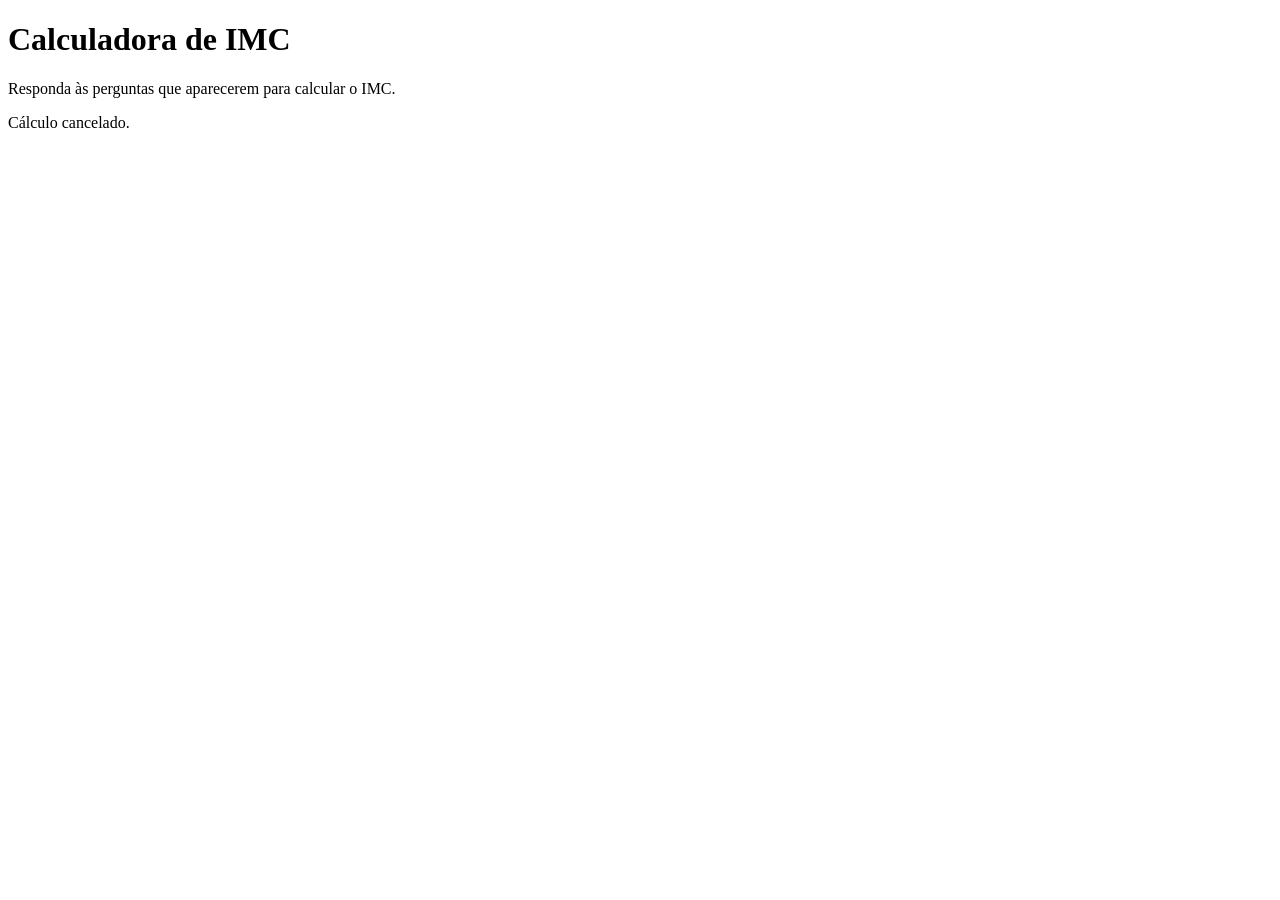
<file: Portfólio/Projetos/Calculadora de IMC/index.html>
<!DOCTYPE html>
<html lang="pt-br">
<head>
    <meta charset="UTF-8">
    <meta name="viewport" content="width=device-width, initial-scale=1.0">
    <title>Calculadora de IMC</title>
</head>
<body>
    <h1>Calculadora de IMC</h1>
    <p>Responda às perguntas que aparecerem para calcular o IMC.</p>
    <section id="resultado" aria-live="polite">
        O resultado aparecerá aqui.
    </section>

    <script src="script.js"></script>
</body>
</html>
</file>
<file: CINE AWARDS/style.css>
/* =========================================================
   CINE AWARDS — preto e dourado
   ========================================================= */
:root {
  --preto: #050505;
  --preto-2: #0e0c08;
  --carvao: #17130b;
  --ouro-claro: #fbe9a6;
  --ouro: #e0b54a;
  --ouro-medio: #c8922b;
  --ouro-escuro: #7a4f0e;
  --texto: #f3ead2;
  --texto-suave: #b9ab86;
  --verde: #6fd28a;
  --vermelho: #e0604f;
  --grad-ouro: linear-gradient(135deg, #8a5a12 0%, #e9c35f 28%, #fbe9a6 50%, #c8922b 75%, #7a4f0e 100%);
  --fonte-titulo: 'Cinzel', 'Times New Roman', serif;
  --fonte-texto: 'Cormorant Garamond', Georgia, serif;
}

* { box-sizing: border-box; margin: 0; padding: 0; }
html { scroll-behavior: smooth; }

body {
  min-height: 100vh;
  background: var(--preto);
  color: var(--texto);
  font-family: var(--fonte-texto);
  font-size: 1.15rem;
  line-height: 1.5;
  overflow-x: hidden;
}

/* brilho dourado ao fundo */
.fundo-brilho {
  position: fixed; inset: 0; z-index: -1; pointer-events: none;
  background:
    radial-gradient(ellipse 60% 45% at 50% 0%, rgba(224,181,74,.20), transparent 70%),
    radial-gradient(ellipse 50% 40% at 50% 100%, rgba(200,146,43,.10), transparent 70%),
    var(--preto);
}

button { font-family: inherit; cursor: pointer; border: 0; background: none; color: inherit; }
button:focus-visible { outline: 2px solid var(--ouro-claro); outline-offset: 3px; }

main { width: min(1120px, 100% - 32px); margin-inline: auto; padding-bottom: 40px; }

.tela { display: none; animation: surgir .5s ease both; }
.tela.ativa { display: block; }
@keyframes surgir { from { opacity: 0; transform: translateY(14px); } to { opacity: 1; transform: none; } }

/* ---------- Topo ---------- */
.topo {
  position: sticky; top: 0; z-index: 20;
  display: flex; align-items: center; justify-content: space-between;
  padding: 10px max(16px, calc((100% - 1120px) / 2));
  background: rgba(5,5,5,.88);
  backdrop-filter: blur(8px);
  border-bottom: 1px solid rgba(224,181,74,.25);
}
.topo[hidden] { display: none; }
.topo-logo { display: flex; align-items: center; gap: 10px; text-decoration: none; }
.mini-estatueta { height: 38px; width: auto; }
.topo-logo span {
  font-family: var(--fonte-titulo); font-weight: 900; letter-spacing: .14em; font-size: 1.15rem;
  background: var(--grad-ouro); -webkit-background-clip: text; background-clip: text; color: transparent;
}
.topo-logo small { font-weight: 500; font-size: .7em; letter-spacing: .3em; }
.topo-nav { display: flex; gap: 6px; }
.btn-link {
  font-family: var(--fonte-titulo); font-size: .8rem; letter-spacing: .12em; text-transform: uppercase;
  padding: 8px 12px; color: var(--ouro); border-radius: 6px; transition: background .2s, color .2s;
}
.btn-link:hover { background: rgba(224,181,74,.12); color: var(--ouro-claro); }

/* ---------- Hero / logo ---------- */
.hero { text-align: center; padding: 64px 0 28px; }
.logo-titulo {
  font-family: var(--fonte-titulo); font-weight: 700;
  font-size: clamp(3.6rem, 13vw, 7.5rem); line-height: 1; letter-spacing: .04em;
  margin-top: 4px;
  background: var(--grad-ouro); -webkit-background-clip: text; background-clip: text; color: transparent;
  filter: drop-shadow(0 4px 18px rgba(200,146,43,.35));
}
.logo-sub { display: flex; align-items: center; justify-content: center; gap: 18px; margin-top: 6px; }
.logo-sub .linha { height: 2px; width: clamp(40px, 12vw, 140px); background: linear-gradient(90deg, transparent, var(--ouro-medio)); }
.logo-sub .linha:last-child { background: linear-gradient(270deg, transparent, var(--ouro-medio)); }
.logo-awards {
  font-family: var(--fonte-titulo); font-weight: 500;
  font-size: clamp(1.1rem, 3.4vw, 1.8rem); letter-spacing: .5em; padding-left: .5em;
  color: var(--ouro);
}
.hero-texto { margin: 22px auto 0; max-width: 520px; font-size: 1.3rem; color: var(--texto-suave); font-style: italic; }

/* ---------- Títulos de seção ---------- */
.secao-titulo { text-align: center; margin: 30px 0 22px; }
.secao-titulo h2 {
  font-family: var(--fonte-titulo); font-weight: 700; font-size: clamp(1.4rem, 4vw, 2rem);
  letter-spacing: .12em; text-transform: uppercase; color: var(--ouro);
}
.secao-titulo p { color: var(--texto-suave); margin-top: 4px; }
.barra-progresso { width: min(320px, 80%); height: 5px; margin: 12px auto 0; border-radius: 99px; background: #241d0e; overflow: hidden; }
#barraProgresso { height: 100%; width: 0; background: var(--grad-ouro); transition: width .5s ease; }

/* ---------- Botões de categoria ---------- */
.grade-categorias { display: grid; grid-template-columns: repeat(3, 1fr); gap: 16px; }
.cartao-categoria {
  position: relative; text-align: center; padding: 26px 16px 20px;
  background: linear-gradient(180deg, var(--carvao), var(--preto-2));
  border: 1px solid rgba(224,181,74,.35); border-radius: 14px;
  transition: transform .25s, border-color .25s, box-shadow .25s;
  overflow: hidden;
}
.cartao-categoria::before {
  content: ""; position: absolute; inset: 0;
  background: radial-gradient(circle at 50% 0%, rgba(224,181,74,.22), transparent 65%);
  opacity: 0; transition: opacity .25s;
}
.cartao-categoria:hover, .cartao-categoria:focus-visible {
  transform: translateY(-5px); border-color: var(--ouro-claro);
  box-shadow: 0 10px 30px rgba(224,181,74,.22);
}
.cartao-categoria:hover::before { opacity: 1; }
.cartao-categoria .icone { position: relative; font-size: 2.4rem; display: block; margin-bottom: 8px; filter: drop-shadow(0 0 10px rgba(224,181,74,.5)); }
.cartao-categoria .nome { position: relative; display: block; font-family: var(--fonte-titulo); font-weight: 700; font-size: 1rem; letter-spacing: .08em; text-transform: uppercase; color: var(--ouro-claro); }
.cartao-categoria .status { position: relative; display: block; margin-top: 8px; font-size: .95rem; color: var(--texto-suave); }
.cartao-categoria.votada { border-color: rgba(111,210,138,.6); }
.cartao-categoria.votada .status { color: var(--verde); }
.cartao-categoria.votada::after {
  content: "✓"; position: absolute; top: 10px; right: 12px; width: 24px; height: 24px; line-height: 24px;
  border-radius: 50%; background: var(--verde); color: #04210e; font-weight: 700; font-size: .9rem;
}

.acoes-home { text-align: center; margin-top: 34px; }

/* ---------- Botões gerais ---------- */
.btn {
  font-family: var(--fonte-titulo); font-weight: 700; font-size: .95rem; letter-spacing: .14em; text-transform: uppercase;
  padding: 14px 28px; border-radius: 999px; transition: transform .2s, box-shadow .2s, background .2s, opacity .2s;
}
.btn:hover:not(:disabled) { transform: translateY(-2px); }
.btn:disabled { opacity: .4; cursor: not-allowed; }
.btn-ouro { background: var(--grad-ouro); color: #1a1000; box-shadow: 0 6px 22px rgba(224,181,74,.3); }
.btn-ouro:hover:not(:disabled) { box-shadow: 0 8px 30px rgba(251,233,166,.5); }
.btn-borda { border: 1.5px solid var(--ouro); color: var(--ouro); }
.btn-borda:hover { background: rgba(224,181,74,.12); }
.btn-perigo { border: 1.5px solid rgba(224,96,79,.6); color: var(--vermelho); }
.btn-perigo:hover { background: rgba(224,96,79,.12); }

.btn-voltar {
  margin: 22px 0 6px; font-family: var(--fonte-titulo); font-size: .8rem; letter-spacing: .12em; text-transform: uppercase;
  color: var(--ouro); padding: 8px 4px;
}
.btn-voltar:hover { color: var(--ouro-claro); }

/* ---------- Tela de categoria ---------- */
.cat-cabecalho { text-align: center; padding: 14px 0 26px; }
.cat-icone { font-size: 3rem; filter: drop-shadow(0 0 14px rgba(224,181,74,.6)); }
.cat-etapa { font-family: var(--fonte-titulo); font-size: .8rem; letter-spacing: .3em; text-transform: uppercase; color: var(--ouro-medio); margin-top: 4px; }
.cat-cabecalho h2 {
  font-family: var(--fonte-titulo); font-weight: 900; font-size: clamp(1.8rem, 6vw, 3rem); letter-spacing: .06em; text-transform: uppercase;
  background: var(--grad-ouro); -webkit-background-clip: text; background-clip: text; color: transparent;
}
.cat-aviso { color: var(--texto-suave); font-style: italic; margin-top: 4px; }

.grade-candidatos { display: grid; grid-template-columns: repeat(3, 1fr); gap: 18px; }
.candidato {
  position: relative; text-align: center; padding: 0 0 18px; overflow: hidden;
  background: linear-gradient(180deg, var(--carvao), var(--preto-2));
  border: 1.5px solid rgba(224,181,74,.3); border-radius: 14px;
  transition: transform .25s, border-color .25s, box-shadow .25s;
}
.candidato:not(:disabled):hover { transform: translateY(-4px); border-color: var(--ouro); }
.candidato.selecionado { border-color: var(--ouro-claro); box-shadow: 0 0 0 2px var(--ouro), 0 12px 34px rgba(224,181,74,.3); }
.candidato:disabled { cursor: default; }
.candidato.meu-voto { border-color: var(--verde); box-shadow: 0 0 0 2px rgba(111,210,138,.5); }
.candidato .capa {
  display: block; height: 220px; margin-bottom: 14px;
  background: #1a160c; border-bottom: 1px solid rgba(224,181,74,.3);
}
.candidato .capa img { width: 100%; height: 100%; object-fit: cover; display: block; }
.candidato .c-nome { display: block; padding: 0 14px; font-family: var(--fonte-titulo); font-weight: 700; font-size: 1.05rem; letter-spacing: .04em; color: var(--ouro-claro); }
.candidato .c-desc { display: block; padding: 4px 14px 0; font-size: 1rem; color: var(--texto-suave); }
.candidato .c-selo {
  position: absolute; top: 10px; left: 10px; padding: 3px 10px; border-radius: 999px;
  font-family: var(--fonte-titulo); font-size: .65rem; letter-spacing: .12em; text-transform: uppercase;
  background: var(--verde); color: #04210e; font-weight: 700;
}
.candidato .c-check {
  position: absolute; top: 10px; right: 10px; width: 28px; height: 28px; border-radius: 50%;
  border: 2px solid rgba(255,255,255,.5); background: rgba(0,0,0,.4); color: transparent; display: grid; place-items: center; font-weight: 700;
}
.candidato.selecionado .c-check { background: var(--ouro); border-color: var(--ouro-claro); color: #1a1000; }

.acoes-categoria { text-align: center; margin-top: 28px; display: flex; gap: 12px; justify-content: center; flex-wrap: wrap; }
.mini-resultado { max-width: 640px; margin: 30px auto 0; }
.mini-resultado h3 { font-family: var(--fonte-titulo); font-size: .9rem; letter-spacing: .2em; text-transform: uppercase; text-align: center; color: var(--ouro); margin-bottom: 12px; }

/* ---------- Resultados ---------- */
.grade-resultados { display: grid; grid-template-columns: repeat(auto-fit, minmax(320px, 1fr)); gap: 18px; }
.res-cartao { padding: 20px; background: linear-gradient(180deg, var(--carvao), var(--preto-2)); border: 1px solid rgba(224,181,74,.35); border-radius: 14px; }
.res-cartao h3 { display: flex; align-items: center; gap: 10px; font-family: var(--fonte-titulo); font-size: 1rem; letter-spacing: .1em; text-transform: uppercase; color: var(--ouro-claro); }
.res-total { font-size: .95rem; color: var(--texto-suave); margin: 2px 0 14px; }
.res-vencedor {
  display: flex; align-items: center; gap: 10px; margin-bottom: 14px; padding: 10px 12px; border-radius: 10px;
  background: rgba(224,181,74,.1); border: 1px solid rgba(224,181,74,.45);
}
.res-vencedor small { display: block; font-family: var(--fonte-titulo); font-size: .65rem; letter-spacing: .2em; text-transform: uppercase; color: var(--ouro-medio); }
.res-vencedor strong { font-family: var(--fonte-titulo); font-size: 1.05rem; color: var(--ouro-claro); }
.res-vencedor.empate { background: rgba(255,255,255,.04); border-color: rgba(255,255,255,.2); }

.linha-voto { margin-top: 10px; }
.linha-voto .topo-linha { display: flex; justify-content: space-between; gap: 10px; font-size: 1.05rem; }
.linha-voto .qtd { color: var(--texto-suave); white-space: nowrap; }
.linha-voto .trilho { height: 9px; margin-top: 4px; border-radius: 99px; background: #241d0e; overflow: hidden; }
.linha-voto .preench { height: 100%; width: 0; border-radius: 99px; background: linear-gradient(90deg, var(--ouro-escuro), var(--ouro)); transition: width .8s cubic-bezier(.2,.8,.2,1); }
.linha-voto.lider .preench { background: var(--grad-ouro); }
.linha-voto.lider .nome { color: var(--ouro-claro); font-weight: 700; }

.acoes-resultados { display: flex; gap: 12px; justify-content: center; flex-wrap: wrap; margin-top: 32px; }
.nota { text-align: center; color: var(--texto-suave); font-size: .95rem; margin-top: 12px; font-style: italic; }

/* ---------- Rodapé / toast ---------- */
.rodape { text-align: center; padding: 26px 16px 34px; font-size: .9rem; color: var(--texto-suave); border-top: 1px solid rgba(224,181,74,.15); }
.toast {
  position: fixed; left: 50%; bottom: 26px; transform: translate(-50%, 30px); opacity: 0; pointer-events: none; z-index: 50;
  padding: 12px 22px; border-radius: 999px; background: var(--grad-ouro); color: #1a1000; font-family: var(--fonte-titulo); font-size: .85rem; letter-spacing: .08em; font-weight: 700;
  transition: opacity .3s, transform .3s; max-width: calc(100% - 32px); text-align: center;
}
.toast.visivel { opacity: 1; transform: translate(-50%, 0); }

@media (max-width: 520px) {
  .grade-candidatos { gap: 8px; }
  .candidato .capa { height: 130px; }
  .candidato .c-nome { font-size: .8rem; }
  .candidato .c-desc { font-size: .85rem; }
  .topo-logo span { font-size: .95rem; }
  .btn-link { padding: 8px; font-size: .7rem; }
  .grade-categorias { gap: 10px; }
  .cartao-categoria { padding: 20px 8px 16px; }
  .cartao-categoria .nome { font-size: .8rem; }
  .grade-resultados { grid-template-columns: 1fr; }
}
@media (prefers-reduced-motion: reduce) {
  *, *::before, *::after { animation: none !important; transition: none !important; }
}
</file>
<file: Portfólio/style.css>
/* ---------- Cores do tema ESCURO (padrão) ---------- */
:root {
  --bg: #07060b;
  --bg-soft: #0d0b14;
  --card: #14121d;
  --card-hover: #1b1828;
  --border: #2a2639;
  --text: #f3f1fa;
  --muted: #a8a3bd;
  --accent: #a78bfa;
  --accent-2: #7c3aed;
  --glow: rgba(124, 58, 237, 0.38);
  --header-bg: rgba(7, 6, 11, 0.82);
  --grad: linear-gradient(135deg, #a78bfa 0%, #8b5cf6 50%, #6d28d9 100%);
  --title-grad: linear-gradient(180deg, #d4c8ff 0%, #8b5cf6 100%);
  --shadow: 0 20px 50px rgba(0, 0, 0, 0.45);
  --radius: 20px;
  color-scheme: dark;
}

/* ---------- Cores do tema CLARO (branco + azul) ---------- */
:root[data-theme="light"] {
  --bg: #ffffff;
  --bg-soft: #f1f6ff;
  --card: #ffffff;
  --card-hover: #f6f9ff;
  --border: #d8e4f8;
  --text: #0d1a33;
  --muted: #51607c;
  --accent: #2563eb;
  --accent-2: #1d4ed8;
  --glow: rgba(37, 99, 235, 0.25);
  --header-bg: rgba(255, 255, 255, 0.85);
  --grad: linear-gradient(135deg, #60a5fa 0%, #2563eb 50%, #1d4ed8 100%);
  --title-grad: linear-gradient(180deg, #60a5fa 0%, #1d4ed8 100%);
  --shadow: 0 18px 40px rgba(37, 99, 235, 0.14);
  color-scheme: light;
}

/* ---------- Base ---------- */
*,
*::before,
*::after { box-sizing: border-box; }

html {
  scroll-behavior: smooth;
  scroll-padding-top: 84px;
}

body {
  margin: 0;
  font-family: "Inter", system-ui, -apple-system, "Segoe UI", sans-serif;
  background: var(--bg);
  color: var(--text);
  line-height: 1.6;
  -webkit-font-smoothing: antialiased;
  transition: background 0.3s, color 0.3s;
}

img { max-width: 100%; display: block; }
a { color: inherit; text-decoration: none; }
ul, ol { list-style: none; margin: 0; padding: 0; }
h1, h2, h3, p { margin: 0; }
button { font: inherit; color: inherit; }

:focus-visible {
  outline: 2px solid var(--accent);
  outline-offset: 3px;
}

.container {
  width: min(1120px, 100% - 2.5rem);
  margin-inline: auto;
}

.display {
  font-family: "Bebas Neue", Impact, sans-serif;
  font-weight: 400;
  letter-spacing: 0.02em;
  line-height: 0.95;
  text-transform: uppercase;
}

.section { padding: 5rem 0; }
.section--soft { background: var(--bg-soft); }

.section-title {
  font-size: clamp(2.4rem, 5vw, 3.4rem);
  color: var(--accent);
}

.section-head {
  display: flex;
  flex-wrap: wrap;
  align-items: baseline;
  justify-content: space-between;
  gap: 0.5rem 1.5rem;
  margin-bottom: 2rem;
}
.section-head p { color: var(--muted); }

/* ---------- Botões ---------- */
.btn {
  display: inline-flex;
  align-items: center;
  justify-content: center;
  gap: 0.4rem;
  padding: 0.85rem 1.6rem;
  border-radius: 999px;
  border: 1px solid transparent;
  font-weight: 600;
  font-size: 0.95rem;
  cursor: pointer;
  transition: transform 0.2s, box-shadow 0.2s, background 0.2s, border-color 0.2s;
}
.btn:hover { transform: translateY(-2px); }

.btn--primary {
  background: var(--grad);
  color: #fff;
  box-shadow: 0 10px 28px var(--glow);
}
.btn--ghost {
  border-color: var(--border);
  background: transparent;
  color: var(--text);
}
.btn--ghost:hover { border-color: var(--accent); color: var(--accent); }
.btn--light {
  background: #fff;
  color: #1d1b2e;
}
:root[data-theme="light"] .btn--light { color: #1d4ed8; }
.btn--small { padding: 0.6rem 1.2rem; font-size: 0.88rem; }

/* ---------- Cabeçalho ---------- */
.header {
  position: sticky;
  top: 0;
  z-index: 50;
  background: var(--header-bg);
  backdrop-filter: blur(14px);
  -webkit-backdrop-filter: blur(14px);
  border-bottom: 1px solid var(--border);
}
.header__inner {
  display: flex;
  align-items: center;
  justify-content: space-between;
  gap: 1rem;
  height: 68px;
}

.logo { display: flex; align-items: center; gap: 0.6rem; font-weight: 700; }
.logo__mark {
  display: grid;
  place-items: center;
  width: 38px;
  height: 38px;
  border-radius: 12px;
  background: var(--grad);
  color: #fff;
  font-family: "Bebas Neue", Impact, sans-serif;
  font-size: 1.3rem;
  letter-spacing: 0.03em;
}

.nav { display: flex; align-items: center; gap: 0.3rem; }
.nav a {
  padding: 0.5rem 0.9rem;
  border-radius: 999px;
  color: var(--muted);
  font-size: 0.92rem;
  font-weight: 500;
  transition: color 0.2s, background 0.2s;
}
.nav a:hover { color: var(--text); }
.nav a.active { color: var(--accent); background: var(--card); }

.header__actions { display: flex; align-items: center; gap: 0.5rem; }

.icon-btn {
  display: grid;
  place-items: center;
  width: 42px;
  height: 42px;
  border-radius: 50%;
  border: 1px solid var(--border);
  background: var(--card);
  cursor: pointer;
  transition: border-color 0.2s, color 0.2s;
}
.icon-btn:hover { border-color: var(--accent); color: var(--accent); }

/* Sol no escuro, lua no claro */
.icon-moon { display: none; }
:root[data-theme="light"] .icon-sun { display: none; }
:root[data-theme="light"] .icon-moon { display: block; }

.menu-btn { display: none; }

/* ---------- Início (hero) ---------- */
.hero {
  position: relative;
  padding: 3.5rem 0 5rem;
  overflow-x: clip;
}
.hero::before {
  content: "";
  position: absolute;
  inset: -10% -10% auto 35%;
  height: 90%;
  background: radial-gradient(closest-side, var(--glow), transparent);
  pointer-events: none;
}
.hero .container { position: relative; }

.hero__grid {
  display: grid;
  grid-template-columns: 1.35fr 0.85fr;
  align-items: center;
  gap: 2rem;
}

.eyebrow {
  display: inline-flex;
  align-items: center;
  gap: 0.6rem;
  padding: 0.35rem 0.9rem;
  border: 1px solid var(--border);
  border-radius: 999px;
  background: var(--card);
  color: var(--muted);
  font-size: 0.82rem;
  font-weight: 500;
}
.dot {
  width: 9px;
  height: 9px;
  border-radius: 50%;
  background: var(--accent);
  box-shadow: 0 0 10px var(--accent);
}

.hero__name {
  margin-top: 1.4rem;
  color: var(--muted);
  font-weight: 500;
}

.hero__title {
  position: relative;
  z-index: 2;
  margin-top: 0.4rem;
  font-size: clamp(3.2rem, 11vw, 9rem);
  line-height: 0.88;
  white-space: nowrap;
}
.hero__title .t-accent,
.hero__title .t-main { display: block; }
.t-accent {
  background: var(--title-grad);
  -webkit-background-clip: text;
  background-clip: text;
  -webkit-text-fill-color: transparent;
  color: transparent;
}
.t-main { color: var(--text); }

.script {
  display: block;
  margin-top: -0.12em;
  margin-left: 38%;
  font-family: "Great Vibes", cursive;
  font-size: 0.5em;
  text-transform: none;
  letter-spacing: 0;
  color: var(--accent);
  line-height: 1;
}

.hero__lead {
  margin-top: 1.2rem;
  max-width: 34rem;
  color: var(--muted);
  font-size: 1.05rem;
}
.code-line {
  margin-top: 0.9rem;
  font-family: ui-monospace, "SFMono-Regular", Menlo, Consolas, monospace;
  font-size: 0.8rem;
  letter-spacing: 0.08em;
  color: var(--accent);
  text-transform: uppercase;
}
.hero__buttons {
  display: flex;
  flex-wrap: wrap;
  gap: 0.8rem;
  margin-top: 1.8rem;
}

/* ---------- Foto ---------- */
.photo {
  position: relative;
  margin: 0;
  width: min(100%, 380px);
  aspect-ratio: 4 / 5;
  justify-self: center;
  border-radius: 28px;
  border: 1px solid var(--border);
  background:
    radial-gradient(circle at 70% 20%, var(--glow), transparent 60%),
    var(--card);
  box-shadow: var(--shadow), 0 0 80px var(--glow);
}
.photo > img,
.photo__placeholder {
  position: absolute;
  inset: 0;
  width: 100%;
  height: 100%;
  border-radius: inherit;
}
.photo > img { object-fit: cover; }
.photo__placeholder {
  display: flex;
  flex-direction: column;
  align-items: center;
  justify-content: center;
  gap: 0.4rem;
  border: 2px dashed var(--accent);
  color: var(--accent);
  text-align: center;
}
.photo__placeholder span { font-weight: 600; color: var(--text); }
.photo__placeholder small { color: var(--muted); }

.badge {
  position: absolute;
  right: -18px;
  bottom: -18px;
  width: 112px;
  height: 112px;
  z-index: 3;
}
.badge__bg { fill: var(--bg); stroke: var(--border); stroke-width: 1; }
.badge__ring {
  fill: var(--accent);
  font-size: 9.5px;
  font-weight: 600;
  letter-spacing: 1px;
  font-family: "Inter", sans-serif;
}
.badge__lp {
  fill: var(--accent);
  font-family: "Bebas Neue", Impact, sans-serif;
  font-size: 34px;
}

/* ---------- Números ---------- */
.stats {
  display: grid;
  grid-template-columns: repeat(4, 1fr);
  gap: 1rem;
  margin-top: 4rem;
  padding-top: 2rem;
  border-top: 1px solid var(--border);
}
.stats li { text-align: left; }
.stats strong {
  display: block;
  font-family: "Bebas Neue", Impact, sans-serif;
  font-weight: 400;
  font-size: 2.6rem;
  line-height: 1;
  color: var(--accent);
}
.stats span {
  color: var(--muted);
  font-size: 0.78rem;
  text-transform: uppercase;
  letter-spacing: 0.08em;
}

/* ---------- O que eu faço ---------- */
.whatido {
  display: grid;
  grid-template-columns: 0.8fr 3fr;
  gap: 2rem;
  margin-top: 3.5rem;
  padding-top: 2.5rem;
  border-top: 1px solid var(--border);
}
.whatido__intro p {
  margin-top: 0.9rem;
  color: var(--muted);
  font-size: 0.95rem;
}
.whatido__cards {
  display: grid;
  grid-template-columns: repeat(4, 1fr);
  gap: 1rem;
}

.card {
  position: relative;
  padding: 1.4rem 1.2rem 2.6rem;
  border: 1px solid var(--border);
  border-radius: var(--radius);
  background: var(--card);
  transition: transform 0.2s, border-color 0.2s, background 0.2s;
}
.card:hover { transform: translateY(-4px); border-color: var(--accent); background: var(--card-hover); }
.card__icon {
  display: grid;
  place-items: center;
  width: 46px;
  height: 46px;
  margin-bottom: 1rem;
  border-radius: 14px;
  border: 1px solid var(--border);
  color: var(--accent);
  font-weight: 700;
  font-size: 0.95rem;
  font-family: ui-monospace, Menlo, Consolas, monospace;
}
.card h3 {
  font-size: 0.95rem;
  text-transform: uppercase;
  letter-spacing: 0.04em;
}
.card p { margin-top: 0.4rem; color: var(--muted); font-size: 0.88rem; }
.card__num {
  position: absolute;
  left: 1.2rem;
  bottom: 1rem;
  font-size: 0.75rem;
  color: var(--muted);
}

/* ---------- Sobre mim ---------- */
.about {
  display: grid;
  grid-template-columns: 1.6fr 1fr;
  align-items: center;
  gap: 2.5rem;
}
.about__text {
  margin-top: 1rem;
  max-width: 36rem;
  color: var(--muted);
  font-size: 1.05rem;
}
.chips { display: flex; flex-wrap: wrap; gap: 0.6rem; }
.chip {
  padding: 0.55rem 1.1rem;
  border: 1px solid var(--border);
  border-radius: 999px;
  background: var(--card);
  color: var(--text);
  font-weight: 500;
  font-size: 0.9rem;
}

/* ---------- Projetos ---------- */
.note {
  display: flex;
  gap: 0.7rem;
  align-items: flex-start;
  margin-bottom: 2rem;
  padding: 1rem 1.2rem;
  border: 1px dashed var(--accent);
  border-radius: 16px;
  background: var(--card);
  color: var(--muted);
  font-size: 0.95rem;
}

.projects {
  display: grid;
  grid-template-columns: repeat(auto-fill, minmax(250px, 1fr));
  gap: 1.2rem;
}

.project {
  display: flex;
  flex-direction: column;
  overflow: hidden;
  border: 1px solid var(--border);
  border-radius: var(--radius);
  background: var(--card);
  transition: transform 0.2s, border-color 0.2s, box-shadow 0.2s;
}
.project:hover {
  transform: translateY(-5px);
  border-color: var(--accent);
  box-shadow: var(--shadow);
}

.project__thumb {
  position: relative;
  display: grid;
  place-items: center;
  height: 140px;
  background:
    radial-gradient(circle at 80% 10%, var(--glow), transparent 60%),
    var(--bg-soft);
  border-bottom: 1px solid var(--border);
}
.project__thumb::before {
  content: "";
  position: absolute;
  top: 14px;
  left: 14px;
  width: 8px;
  height: 8px;
  border-radius: 50%;
  background: var(--accent);
  box-shadow: 14px 0 0 var(--border), 28px 0 0 var(--border);
}
.project__thumb .display {
  font-size: 4rem;
  color: var(--accent);
  opacity: 0.85;
}
.project__thumb img { width: 100%; height: 100%; object-fit: cover; }

.project__body {
  display: flex;
  flex-direction: column;
  align-items: flex-start;
  gap: 0.5rem;
  flex: 1;
  padding: 1.2rem;
}
.project__body h3 { font-size: 1.05rem; line-height: 1.3; }
.project__body p { color: var(--muted); font-size: 0.9rem; }
.project__body .project__tech {
  margin-top: auto;
  padding-top: 0.4rem;
  color: var(--accent);
  font-size: 0.78rem;
  font-weight: 600;
  letter-spacing: 0.04em;
}
.project__body .btn { margin-top: 0.4rem; }

.tag {
  display: inline-block;
  padding: 0.2rem 0.7rem;
  border-radius: 999px;
  font-size: 0.72rem;
  font-weight: 600;
}
.tag--learning {
  border: 1px solid var(--accent);
  color: var(--accent);
  background: transparent;
}

.more { margin-top: 2rem; text-align: center; color: var(--muted); }
.more a { color: var(--accent); font-weight: 600; }
.more a:hover { text-decoration: underline; }

/* ---------- Habilidades ---------- */
.skills {
  display: grid;
  grid-template-columns: repeat(3, 1fr);
  gap: 1.2rem;
}
.skill {
  padding: 1.6rem;
  border: 1px solid var(--border);
  border-radius: var(--radius);
  background: var(--card);
  transition: transform 0.2s, border-color 0.2s;
}
.skill:hover { transform: translateY(-4px); border-color: var(--accent); }
.skill__icon {
  display: grid;
  place-items: center;
  width: 60px;
  height: 52px;
  margin-bottom: 1rem;
  border-radius: 16px;
  background: var(--grad);
  color: #fff;
  font-family: "Bebas Neue", Impact, sans-serif;
  font-size: 1.7rem;
  box-shadow: 0 8px 22px var(--glow);
}
.skill h3 { font-size: 1.2rem; }
.skill p { margin-top: 0.4rem; color: var(--muted); font-size: 0.92rem; }

.split {
  display: grid;
  grid-template-columns: 1fr 1fr;
  gap: 1.2rem;
  margin-top: 1.2rem;
}
.panel {
  padding: 1.6rem;
  border: 1px solid var(--border);
  border-radius: var(--radius);
  background: var(--card);
}
.panel__title { font-size: 1.8rem; color: var(--accent); margin-bottom: 1rem; }

.timeline li,
.steps li {
  display: flex;
  flex-direction: column;
  gap: 0.1rem;
  padding: 0.7rem 0 0.7rem 1.2rem;
  border-left: 2px solid var(--border);
  position: relative;
}
.timeline li::before,
.steps li::before {
  content: "";
  position: absolute;
  left: -6px;
  top: 1.05rem;
  width: 10px;
  height: 10px;
  border-radius: 50%;
  background: var(--accent);
}
.timeline span,
.steps span { color: var(--muted); font-size: 0.9rem; }

/* ---------- Contato ---------- */
.contact {
  display: grid;
  grid-template-columns: 1fr 1fr;
  gap: 1.2rem;
  align-items: stretch;
}
.cta {
  display: flex;
  flex-direction: column;
  align-items: flex-start;
  justify-content: center;
  gap: 1rem;
  padding: 2.2rem;
  border-radius: 24px;
  background: var(--grad);
  color: #fff;
  box-shadow: 0 20px 50px var(--glow);
}
.cta h3 { font-size: clamp(2.2rem, 4.5vw, 3.2rem); }
.cta p { max-width: 26rem; opacity: 0.92; }

.contact__list { display: flex; flex-direction: column; gap: 0.8rem; }
.contact__list li { flex: 1; }
.contact__item {
  display: flex;
  align-items: center;
  gap: 1rem;
  height: 100%;
  padding: 1.1rem 1.3rem;
  border: 1px solid var(--border);
  border-radius: var(--radius);
  background: var(--card);
  transition: transform 0.2s, border-color 0.2s, background 0.2s;
}
.contact__item:hover { transform: translateX(4px); border-color: var(--accent); background: var(--card-hover); }
.contact__icon {
  display: grid;
  place-items: center;
  flex: none;
  width: 46px;
  height: 46px;
  border-radius: 14px;
  border: 1px solid var(--border);
  color: var(--accent);
}
.contact__info { display: flex; flex-direction: column; min-width: 0; }
.contact__info small { color: var(--muted); font-size: 0.78rem; }
.contact__info strong { font-size: 0.98rem; overflow-wrap: anywhere; }
.contact__arrow { margin-left: auto; color: var(--accent); font-size: 1.2rem; }

/* ---------- Rodapé ---------- */
.footer {
  padding: 1.6rem 0;
  border-top: 1px solid var(--border);
  color: var(--muted);
  font-size: 0.85rem;
}
.footer__inner {
  display: flex;
  flex-wrap: wrap;
  justify-content: space-between;
  gap: 0.4rem 1rem;
}

/* ---------- Aviso (toast) ---------- */
.toast {
  position: fixed;
  left: 50%;
  bottom: 1.5rem;
  z-index: 100;
  max-width: min(92vw, 420px);
  padding: 0.85rem 1.2rem;
  border-radius: 14px;
  border: 1px solid var(--accent);
  background: var(--card);
  color: var(--text);
  font-size: 0.9rem;
  box-shadow: var(--shadow);
  opacity: 0;
  pointer-events: none;
  transform: translate(-50%, 12px);
  transition: opacity 0.25s, transform 0.25s;
}
.toast.show { opacity: 1; transform: translate(-50%, 0); }

/* =========================================================
   RESPONSIVO
   ========================================================= */
@media (max-width: 960px) {
  .whatido { grid-template-columns: 1fr; }
  .whatido__cards { grid-template-columns: repeat(2, 1fr); }
  .skills { grid-template-columns: 1fr; }
}

@media (max-width: 820px) {
  .menu-btn { display: grid; }

  .nav {
    position: absolute;
    top: 68px;
    left: 0;
    right: 0;
    flex-direction: column;
    align-items: stretch;
    gap: 0;
    padding: 0.6rem 1.25rem 1rem;
    background: var(--bg);
    border-bottom: 1px solid var(--border);
    display: none;
  }
  .nav.open { display: flex; }
  .nav a { padding: 0.8rem 0.4rem; border-radius: 10px; }

  .hero { padding-top: 2.5rem; }
  .hero__grid { grid-template-columns: 1fr; }
  .photo { order: -1; width: min(100%, 300px); margin-bottom: 1rem; }
  .script { margin-left: 28%; }

  .stats { grid-template-columns: repeat(2, 1fr); }
  .about { grid-template-columns: 1fr; }
  .split,
  .contact { grid-template-columns: 1fr; }
}

@media (max-width: 520px) {
  .section { padding: 3.5rem 0; }
  .logo__text { display: none; }
  .whatido__cards { grid-template-columns: 1fr; }
  .hero__buttons .btn { flex: 1; }
  .badge { right: -8px; width: 92px; height: 92px; }
  .cta { padding: 1.6rem; }
}

@media (prefers-reduced-motion: reduce) {
  html { scroll-behavior: auto; }
  * { transition: none !important; }
}
</file>
<file: UC-15 planejador de tarefas/estilo.css>
body {
    font-family: 'Segoe UI', Arial, sans-serif;
    background: linear-gradient(135deg, #fff0f6, #fce4ec, #f8bbd0);
    margin: 0;
    padding: 30px;
    color: #5c2945;
    min-height: 100vh;
    transition: 0.3s;
}


.container {
    max-width: 700px;
    margin: auto;
    background-color: #ffffff;
    padding: 30px;
    border-radius: 20px;
    box-shadow: 0 10px 30px rgba(194, 24, 91, 0.12);
    border: 1px solid #fce4ec;
}


h1, h2 {
    text-align: center;
    color: #c2185b;
}


h1 {
    font-size: 30px;
    margin-bottom: 10px;
}


h2 {
    font-size: 22px;
    margin-top: 25px;
}


input, select {
    width: 100%;
    padding: 12px 14px;
    margin-top: 10px;
    box-sizing: border-box;
    border: 1px solid #f3b6ce;
    border-radius: 10px;
    background-color: #fff8fb;
    color: #5c2945;
    font-size: 15px;
    outline: none;
    transition: 0.3s;
}


input:focus, select:focus {
    border-color: #ec407a;
    box-shadow: 0 0 0 3px rgba(236, 64, 122, 0.12);
    background-color: #ffffff;
}


button {
    width: 100%;
    padding: 12px;
    margin-top: 12px;
    box-sizing: border-box;
    cursor: pointer;
    border: none;
    border-radius: 10px;
    background: linear-gradient(135deg, #ec407a, #d81b60);
    color: white;
    font-size: 15px;
    font-weight: bold;
    box-shadow: 0 4px 10px rgba(216, 27, 96, 0.18);
    transition: 0.3s ease;
}


button:hover {
    background: linear-gradient(135deg, #d81b60, #ad1457);
    transform: translateY(-2px);
    box-shadow: 0 6px 14px rgba(216, 27, 96, 0.25);
}


button:active {
    transform: scale(0.98);
}


#mensagem {
    font-weight: bold;
    text-align: center;
    margin-top: 18px;
    padding: 12px;
    border-radius: 10px;
    color: #c2185b;
    background-color: #fce4ec;
}


.contadores {
    text-align: center;
    margin: 25px 0;
    padding: 15px;
    font-weight: bold;
    color: #ad1457;
    background-color: #fce4ec;
    border-radius: 12px;
    border: 1px solid #f8bbd0;
}


.tarefa {
    background: linear-gradient(135deg, #fff8fb, #fce4ec);
    padding: 18px;
    margin-top: 18px;
    border-radius: 12px;
    border-left: 6px solid #ec407a;
    box-shadow: 0 4px 12px rgba(194, 24, 91, 0.08);
    transition: 0.3s ease;
}


.tarefa:hover {
    transform: translateY(-3px);
    box-shadow: 0 7px 16px rgba(194, 24, 91, 0.14);
}


.tarefa h3 {
    color: #ad1457;
    margin-top: 0;
}


.tarefa button {
    background: linear-gradient(135deg, #f06292, #ec407a);
    box-shadow: none;
}


.tarefa button:hover {
    background: linear-gradient(135deg, #ec407a, #c2185b);
}


.concluida {
    opacity: 0.7;
    border-left-color: #81c784;
    background: #f1f8f2;
}


.concluida h3 {
    text-decoration: line-through;
    color: #888;
}


.modo-concentracao {
    background: linear-gradient(135deg, #311b2b, #4a1942);
    color: #fce4ec;
}


.modo-concentracao .container {
    background-color: #3d2638;
    border: 1px solid #70405e;
    box-shadow: 0 10px 30px rgba(0, 0, 0, 0.25);
}


.modo-concentracao h1,
.modo-concentracao h2 {
    color: #f48fb1;
}


.modo-concentracao input,
.modo-concentracao select {
    background-color: #503448;
    color: #ffffff;
    border: 1px solid #87516f;
}


.modo-concentracao input::placeholder {
    color: #d7a9c1;
}


.modo-concentracao .tarefa {
    background: #503448;
    border-left-color: #f48fb1;
    color: #fce4ec;
}


.modo-concentracao .tarefa h3 {
    color: #f8bbd0;
}


.modo-concentracao .contadores {
    background-color: #503448;
    color: #f8bbd0;
    border-color: #87516f;
}


.modo-concentracao #mensagem {
    background-color: #503448;
    color: #f8bbd0;
}


@media (max-width: 600px) {
    body {
        padding: 15px;
    }


    .container {
        padding: 20px;
        border-radius: 15px;
    }


    h1 {
        font-size: 25px;
    }
}
</file>
<file: Portfólio/Projetos/Atividade-clinica-Saldavel/Index.css>
body {
    background-color: lightgoldenrodyellow;
    padding: 20px;
}

#titulo-clinica {
    text-align: center;
    color: darkblue;
}

.bemvindo {
    background-color: white;
    padding: 10px;
}

.img {text-align: center;}

#servicos {
    margin-top: 20px;
}

.servico {
    background-color: lightblue;
    padding: 10px;
}

#medicos {
    margin-top: 20px;
}

.medico {
    background-color: lightblue;
    padding: 10px;
}

#aviso {
    background-color: rgb(255, 51, 0);
    margin-top: 20px;
}

.depoimento {
    background-color: rgb(0, 255, 76);
    margin-top: 10px;
}
</file>
